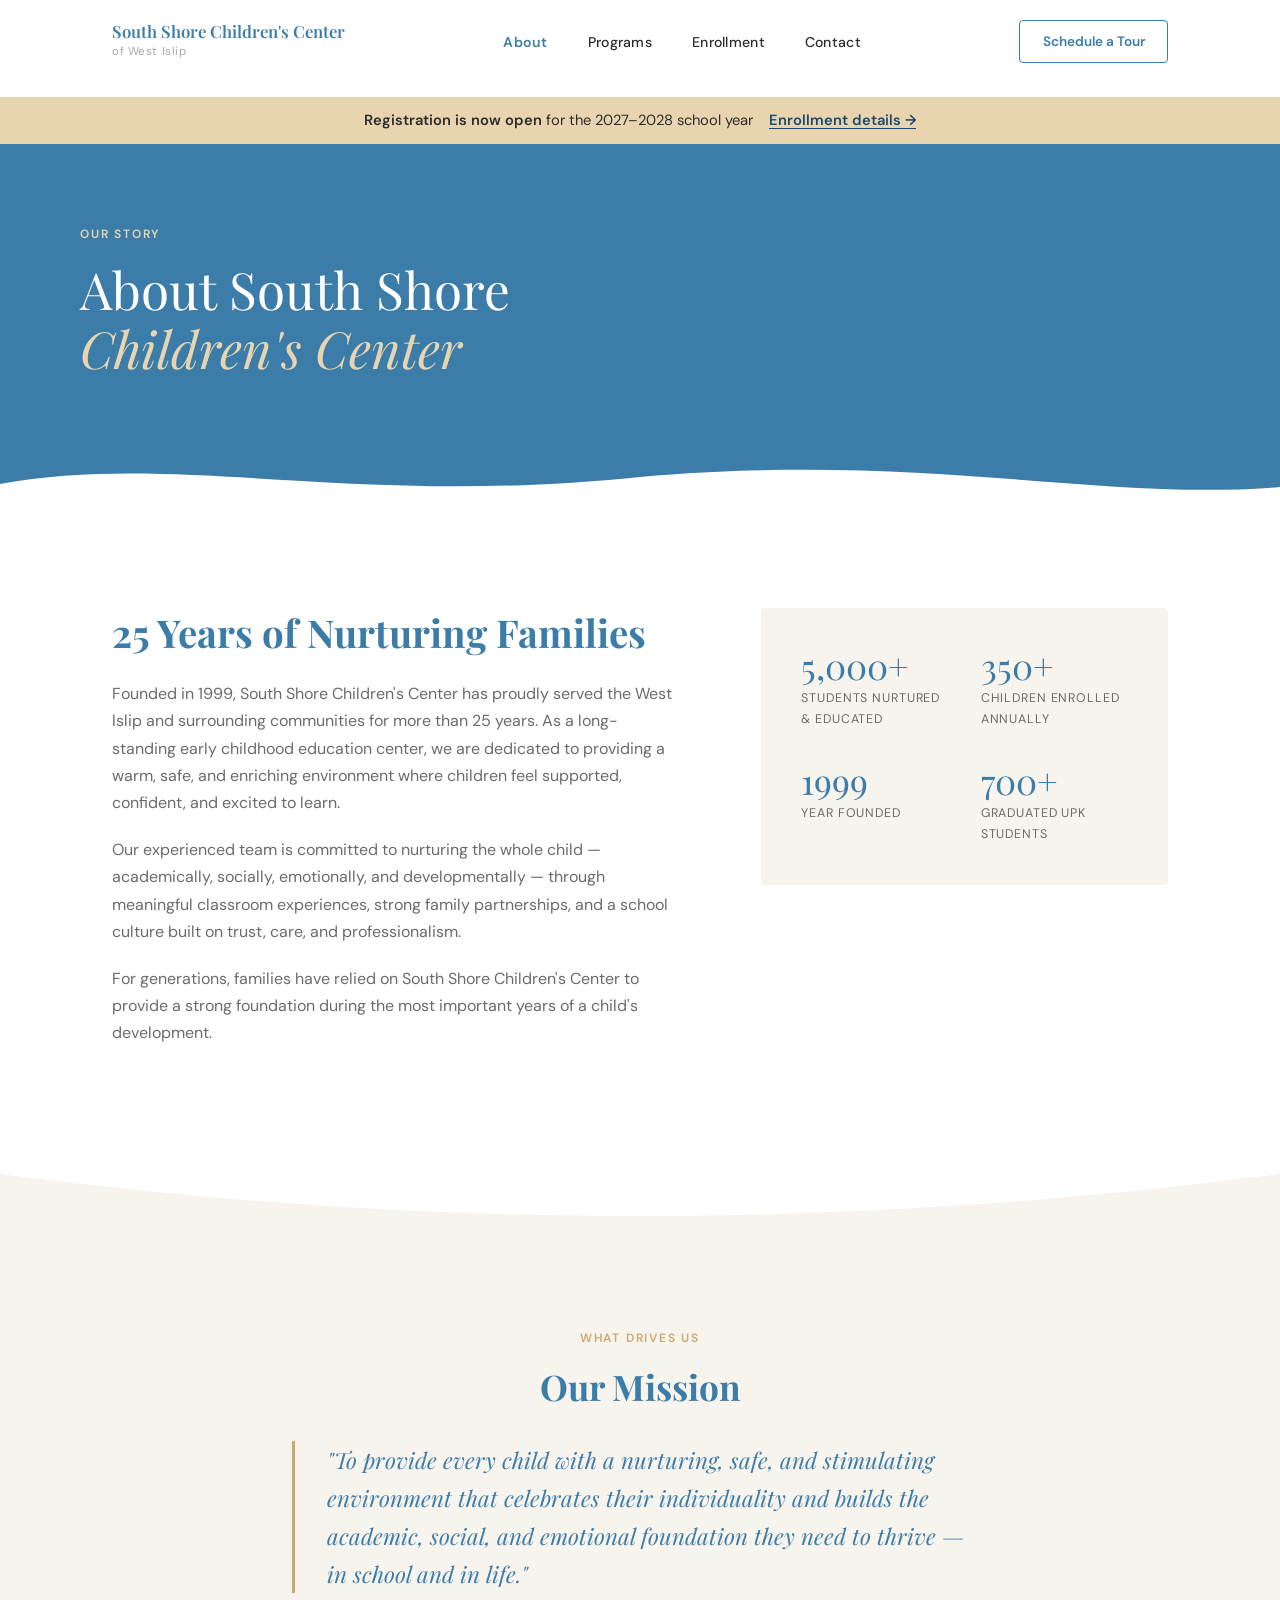
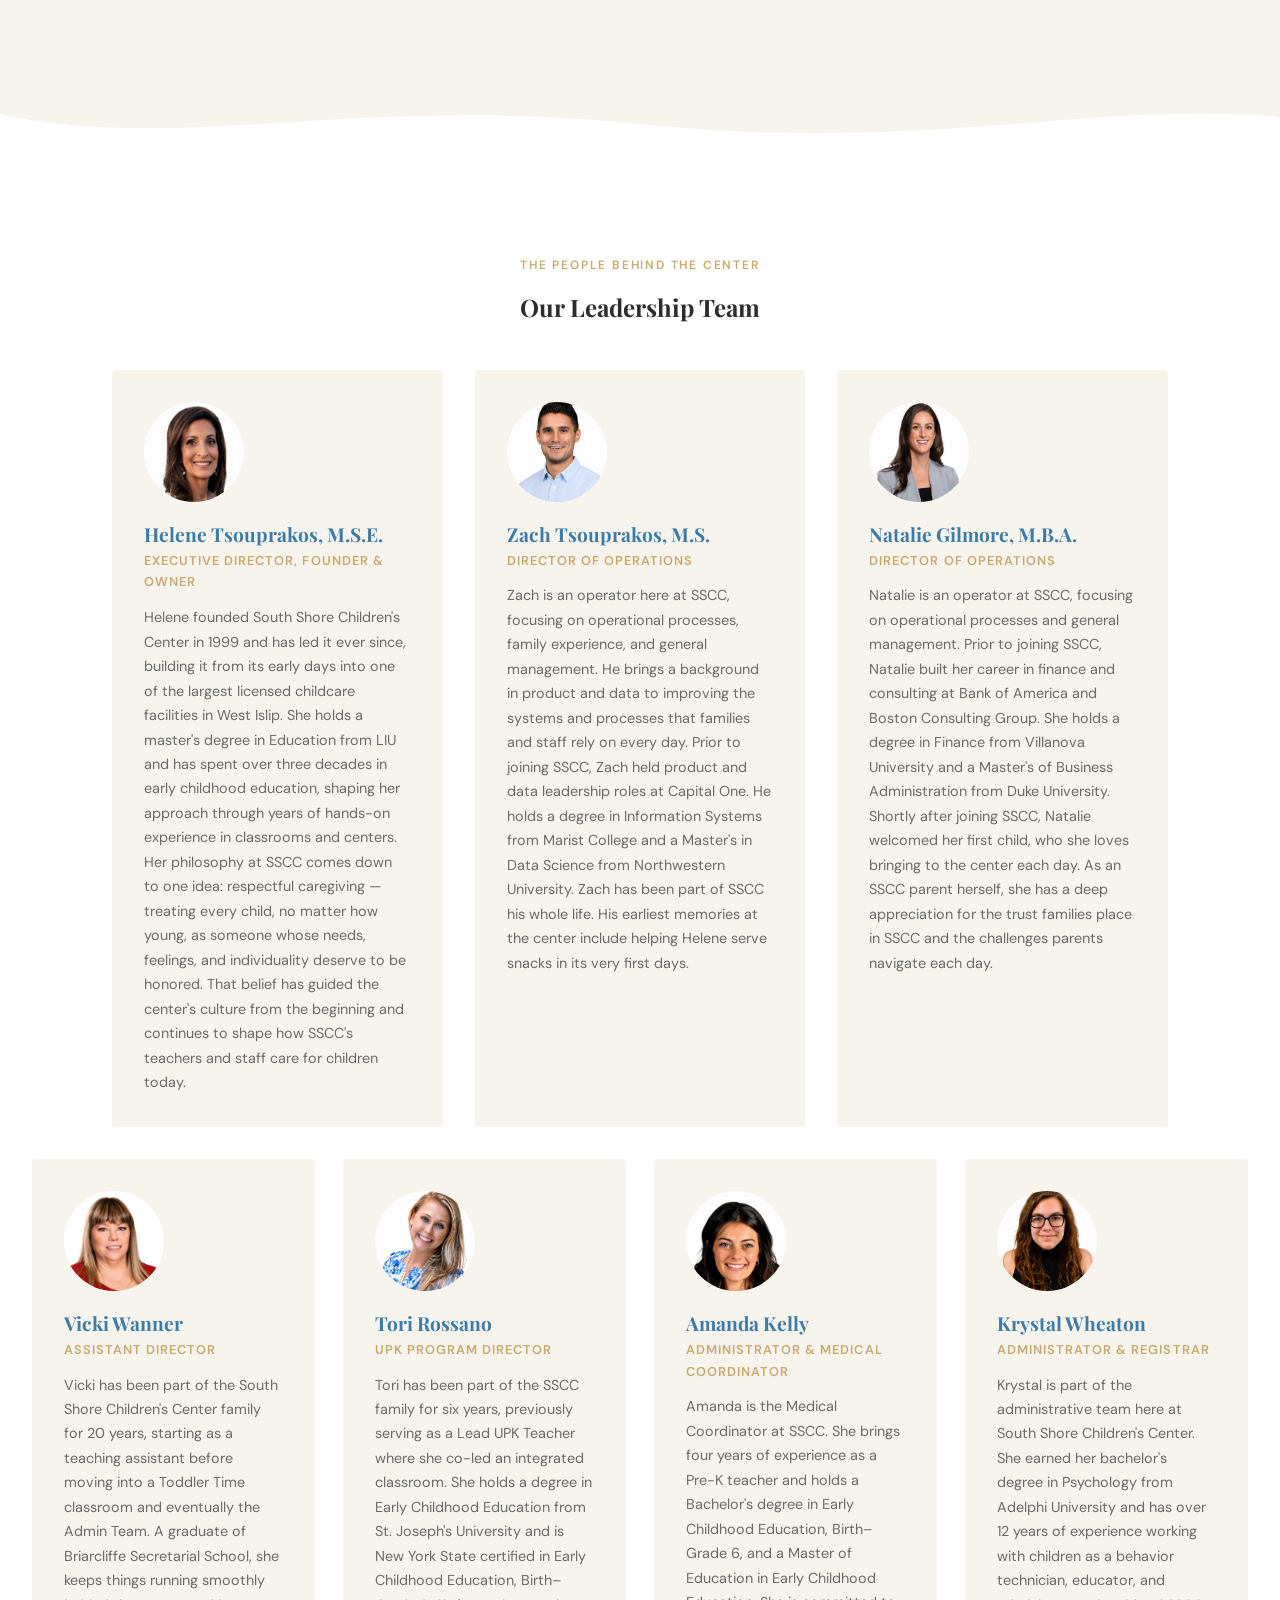
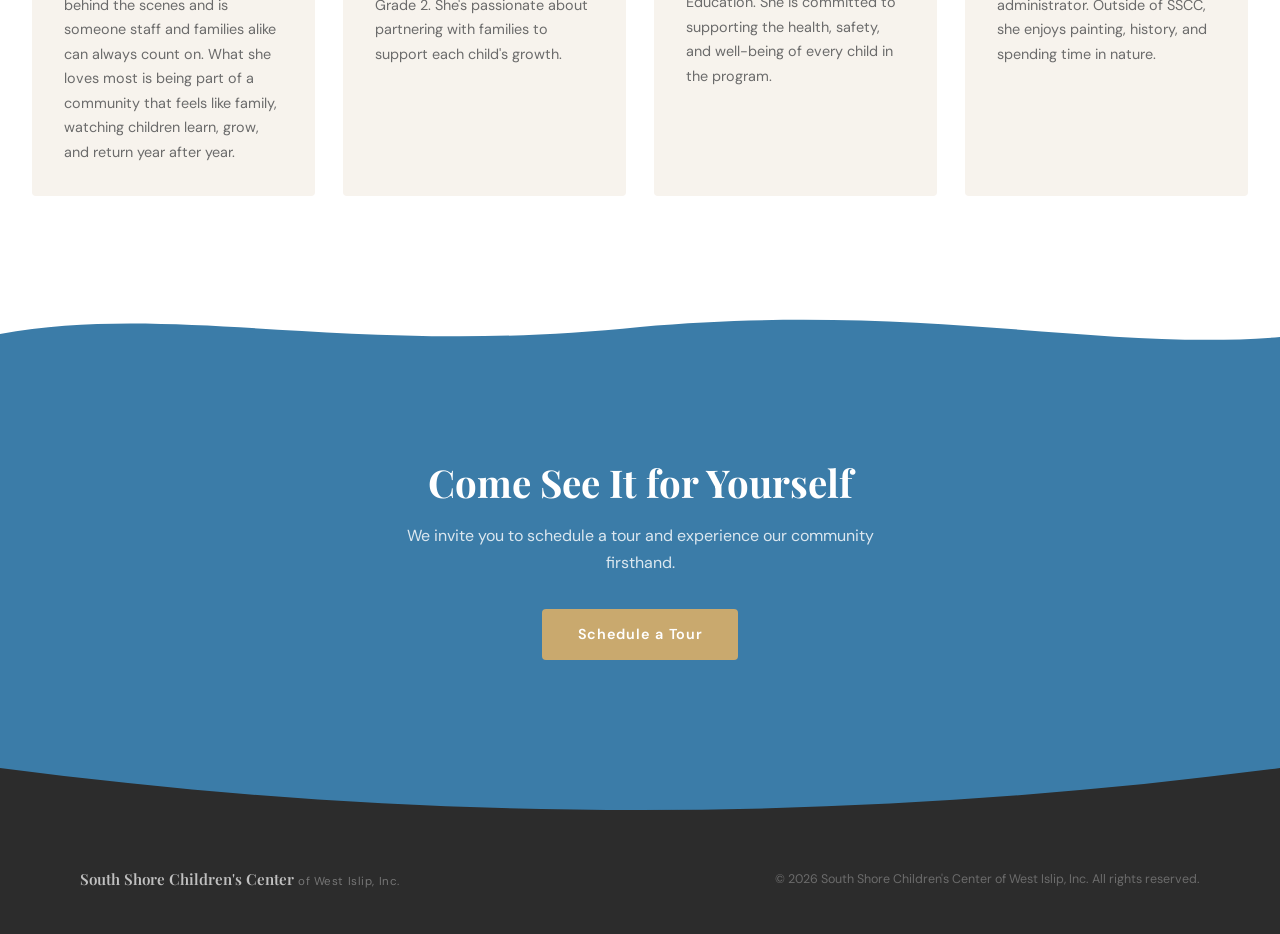
<file: about.html>
<!DOCTYPE html>
<html lang="en">
<head>
  <meta charset="UTF-8" />
  <meta name="viewport" content="width=device-width, initial-scale=1.0" />
  <title>About Us — South Shore Children's Center of West Islip</title>
  <link rel="preconnect" href="https://fonts.googleapis.com" />
  <link rel="preconnect" href="https://fonts.gstatic.com" crossorigin />
  <link href="https://fonts.googleapis.com/css2?family=Playfair+Display:ital,wght@0,400;0,600;0,700;1,400&family=DM+Sans:wght@300;400;500;600&display=swap" rel="stylesheet" />
  <link rel="icon" type="image/svg+xml" href="favicon.svg" />
  <link rel="stylesheet" href="main.css?v=8" />
</head>
<body>

  <header>
    <div class="nav-inner">
      <a href="/" class="logo">
        <span class="logo-name">South Shore Children's Center</span>
        <span class="logo-sub">of West Islip</span>
      </a>
      <nav>
        <ul>
          <li><a href="about.html" class="nav-active">About</a></li>
          <li class="has-dropdown"><a href="#" onclick="return false;">Programs</a>
            <ul class="nav-dropdown">
              <li><a href="infant-care.html">Infant Care</a></li>
              <li><a href="toddler.html">Toddler</a></li>
              <li><a href="preschool.html">Preschool</a></li>
              <li><a href="upk.html">Pre-K &amp; UPK</a></li>
              <li><a href="before-after-care.html">Before &amp; After Care</a></li>
            </ul>
          </li>
          <li><a href="enrollment.html">Enrollment</a></li>
          <li><a href="contact.html">Contact</a></li>
        </ul>
      </nav>
      <a href="contact.html" class="nav-cta">Schedule a Tour</a>
      <button class="menu-toggle" aria-label="Open menu" aria-expanded="false"><span></span><span></span><span></span></button>
    </div>
  <div class="mobile-nav" id="mobile-nav">
    <ul>
      <li><a href="about.html" class="nav-active">About</a></li>
      <li class="has-dropdown"><a href="#" onclick="return false;">Programs</a>
            <ul class="nav-dropdown">
              <li><a href="infant-care.html">Infant Care</a></li>
              <li><a href="toddler.html">Toddler</a></li>
              <li><a href="preschool.html">Preschool</a></li>
              <li><a href="upk.html">Pre-K &amp; UPK</a></li>
              <li><a href="before-after-care.html">Before &amp; After Care</a></li>
            </ul>
          </li>
      <li><a href="enrollment.html">Enrollment</a></li>
      <li><a href="contact.html">Contact</a></li>
      <li><a href="contact.html" class="mobile-nav-cta">Schedule a Tour</a></li>
    </ul>
  </div>
  <div class="nav-wave">
    <svg viewBox="0 0 1440 14" preserveAspectRatio="none" xmlns="http://www.w3.org/2000/svg" height="14"><path d="M0,0 L1440,0 L1440,4 C1080,14 360,14 0,4 Z" fill="#ffffff"/></svg>
  </div>
  </header>

  <!-- REGISTRATION BANNER -->
  <a href="enrollment.html" class="announce-bar">
    <span class="announce-text"><strong>Registration is now open</strong> for the <span class="js-school-year">2027–2028</span> school year</span>
    <span class="announce-link">Enrollment details &rarr;</span>
  </a>

  <!-- PAGE HERO -->
  <section class="page-hero">
    <div class="page-hero-content">
      <p class="eyebrow light">Our Story</p>
      <h1>About South Shore<br /><em>Children's Center</em></h1>
    </div>
  </section>

  <!-- WAVE: page hero → about story -->
  <div class="wave-wrap" style="background: #3b7ca8;">
    <svg viewBox="0 0 1440 70" preserveAspectRatio="none" xmlns="http://www.w3.org/2000/svg" height="70">
      <path d="M0,42 C200,10 400,65 720,35 C1040,10 1240,60 1440,45 L1440,70 L0,70 Z" fill="#ffffff"/>
    </svg>
  </div>

  <!-- HISTORY -->
  <section class="section">
    <div class="container about-story-grid">
      <div class="about-story-text">
        <h2>25 Years of Nurturing Families</h2>
        <p>Founded in 1999, South Shore Children's Center has proudly served the West Islip and surrounding communities for more than 25 years. As a long-standing early childhood education center, we are dedicated to providing a warm, safe, and enriching environment where children feel supported, confident, and excited to learn.</p>
        <p>Our experienced team is committed to nurturing the whole child — academically, socially, emotionally, and developmentally — through meaningful classroom experiences, strong family partnerships, and a school culture built on trust, care, and professionalism.</p>
        <p>For generations, families have relied on South Shore Children's Center to provide a strong foundation during the most important years of a child's development.</p>
      </div>
      <div class="about-story-stats">
        <div class="story-stat">
          <span class="stat-num">5,000+</span>
          <span class="stat-label">Students Nurtured &amp; Educated</span>
        </div>
        <div class="story-stat">
          <span class="stat-num">350+</span>
          <span class="stat-label">Children Enrolled Annually</span>
        </div>
        <div class="story-stat">
          <span class="stat-num">1999</span>
          <span class="stat-label">Year Founded</span>
        </div>
        <div class="story-stat">
          <span class="stat-num" id="upk-grad-count">700+</span>
          <span class="stat-label">Graduated UPK Students</span>
        </div>
      </div>
    </div>
  </section>

  <!-- WAVE: about story → mission -->
  <div class="wave-wrap" style="background: #ffffff;">
    <svg viewBox="0 0 1440 70" preserveAspectRatio="none" xmlns="http://www.w3.org/2000/svg" height="70">
      <path d="M0,12 C480,68 960,68 1440,12 L1440,70 L0,70 Z" fill="#f7f3ed"/>
    </svg>
  </div>

  <!-- MISSION -->
  <section class="section section-cream">
    <div class="container mission-block">
      <p class="eyebrow center">What Drives Us</p>
      <h2 class="center">Our Mission</h2>
      <blockquote>
        "To provide every child with a nurturing, safe, and stimulating environment that celebrates their individuality and builds the academic, social, and emotional foundation they need to thrive — in school and in life."
      </blockquote>
    </div>
  </section>

  <!-- WAVE: mission → leadership -->
  <div class="wave-wrap" style="background: #f7f3ed;">
    <svg viewBox="0 0 1440 70" preserveAspectRatio="none" xmlns="http://www.w3.org/2000/svg" height="70">
      <path d="M0,25 C200,65 400,5 720,35 C1040,65 1240,10 1440,28 L1440,70 L0,70 Z" fill="#ffffff"/>
    </svg>
  </div>

  <!-- LEADERSHIP -->
  <section class="section">
    <div class="container">
      <p class="eyebrow center">The People Behind the Center</p>
      <h2 class="center">Our Leadership Team</h2>
      <div class="team-row-3">
        <div class="team-card">
          <div class="team-photo-wrap">
            <img src="helene-tsouprakos.png" alt="Helene Tsouprakos" class="team-photo" />
          </div>
          <div class="team-info">
            <h3>Helene Tsouprakos, M.S.E.</h3>
            <p class="team-title">Executive Director, Founder &amp; Owner</p>
            <p class="team-bio">Helene founded South Shore Children's Center in 1999 and has led it ever since, building it from its early days into one of the largest licensed childcare facilities in West Islip. She holds a master's degree in Education from LIU and has spent over three decades in early childhood education, shaping her approach through years of hands-on experience in classrooms and centers. Her philosophy at SSCC comes down to one idea: respectful caregiving — treating every child, no matter how young, as someone whose needs, feelings, and individuality deserve to be honored. That belief has guided the center's culture from the beginning and continues to shape how SSCC's teachers and staff care for children today.</p>
          </div>
        </div>
        <div class="team-card">
          <div class="team-photo-wrap">
            <img src="zach-tsouprakos.png" alt="Zach Tsouprakos" class="team-photo" />
          </div>
          <div class="team-info">
            <h3>Zach Tsouprakos, M.S.</h3>
            <p class="team-title">Director of Operations</p>
            <p class="team-bio">Zach is an operator here at SSCC, focusing on operational processes, family experience, and general management. He brings a background in product and data to improving the systems and processes that families and staff rely on every day. Prior to joining SSCC, Zach held product and data leadership roles at Capital One. He holds a degree in Information Systems from Marist College and a Master's in Data Science from Northwestern University. Zach has been part of SSCC his whole life. His earliest memories at the center include helping Helene serve snacks in its very first days.</p>
          </div>
        </div>
        <div class="team-card">
          <div class="team-photo-wrap">
            <img src="natalie-gilmore.png" alt="Natalie Gilmore" class="team-photo" />
          </div>
          <div class="team-info">
            <h3>Natalie Gilmore, M.B.A.</h3>
            <p class="team-title">Director of Operations</p>
            <p class="team-bio">Natalie is an operator at SSCC, focusing on operational processes and general management. Prior to joining SSCC, Natalie built her career in finance and consulting at Bank of America and Boston Consulting Group. She holds a degree in Finance from Villanova University and a Master's of Business Administration from Duke University. Shortly after joining SSCC, Natalie welcomed her first child, who she loves bringing to the center each day. As an SSCC parent herself, she has a deep appreciation for the trust families place in SSCC and the challenges parents navigate each day.</p>
          </div>
        </div>
      </div>

      </div><div class="team-row-4-wrap"><div class="team-row-4">
        <div class="team-card">
          <div class="team-photo-wrap">
            <img src="vicki-wanner.jpg" alt="Vicki Wanner" class="team-photo" />
          </div>
          <div class="team-info">
            <h3>Vicki Wanner</h3>
            <p class="team-title">Assistant Director</p>
            <p class="team-bio">Vicki has been part of the South Shore Children's Center family for 20 years, starting as a teaching assistant before moving into a Toddler Time classroom and eventually the Admin Team. A graduate of Briarcliffe Secretarial School, she keeps things running smoothly behind the scenes and is someone staff and families alike can always count on. What she loves most is being part of a community that feels like family, watching children learn, grow, and return year after year.</p>
          </div>
        </div>
        <div class="team-card">
          <div class="team-photo-wrap">
            <img src="tori-rossano.png" alt="Tori Rossano" class="team-photo" />
          </div>
          <div class="team-info">
            <h3>Tori Rossano</h3>
            <p class="team-title">UPK Program Director</p>
            <p class="team-bio">Tori has been part of the SSCC family for six years, previously serving as a Lead UPK Teacher where she co-led an integrated classroom. She holds a degree in Early Childhood Education from St. Joseph's University and is New York State certified in Early Childhood Education, Birth–Grade 2. She's passionate about partnering with families to support each child's growth.</p>
          </div>
        </div>
        <div class="team-card">
          <div class="team-photo-wrap">
            <img src="amanda-kelly.png" alt="Amanda Kelly" class="team-photo" />
          </div>
          <div class="team-info">
            <h3>Amanda Kelly</h3>
            <p class="team-title">Administrator &amp; Medical Coordinator</p>
            <p class="team-bio">Amanda is the Medical Coordinator at SSCC. She brings four years of experience as a Pre-K teacher and holds a Bachelor's degree in Early Childhood Education, Birth–Grade 6, and a Master of Education in Early Childhood Education. She is committed to supporting the health, safety, and well-being of every child in the program.</p>
          </div>
        </div>
        <div class="team-card">
          <div class="team-photo-wrap">
            <img src="krystal-wheaton.png" alt="Krystal Wheaton" class="team-photo" />
          </div>
          <div class="team-info">
            <h3>Krystal Wheaton</h3>
            <p class="team-title">Administrator &amp; Registrar</p>
            <p class="team-bio">Krystal is part of the administrative team here at South Shore Children's Center. She earned her bachelor's degree in Psychology from Adelphi University and has over 12 years of experience working with children as a behavior technician, educator, and administrator. Outside of SSCC, she enjoys painting, history, and spending time in nature.</p>
          </div>
        </div>
      </div>
    </div>
  </section>

  <!-- WAVE: leadership → cta -->
  <div class="wave-wrap" style="background: #ffffff;">
    <svg viewBox="0 0 1440 70" preserveAspectRatio="none" xmlns="http://www.w3.org/2000/svg" height="70">
      <path d="M0,42 C200,10 400,65 720,35 C1040,10 1240,60 1440,45 L1440,70 L0,70 Z" fill="#3b7ca8"/>
    </svg>
  </div>

  <!-- CTA -->
  <section class="section section-green">
    <div class="container cta-block">
      <h2>Come See It for Yourself</h2>
      <p>We invite you to schedule a tour and experience our community firsthand.</p>
      <a href="contact.html" class="btn btn-sand">Schedule a Tour</a>
    </div>
  </section>

  <!-- WAVE: cta → footer -->
  <div class="wave-wrap" style="background: #3b7ca8;">
    <svg viewBox="0 0 1440 70" preserveAspectRatio="none" xmlns="http://www.w3.org/2000/svg" height="70">
      <path d="M0,12 C480,68 960,68 1440,12 L1440,70 L0,70 Z" fill="#2c2c2c"/>
    </svg>
  </div>

  <footer>
    <div class="footer-inner">
      <div class="footer-brand">
        <span class="logo-name">South Shore Children's Center</span>
        <span class="logo-sub">of West Islip, Inc.</span>
      </div>
      <p class="footer-copy">© <script>document.write(new Date().getFullYear())</script> South Shore Children's Center of West Islip, Inc. All rights reserved.</p>
    </div>
  </footer>

  <script>
    (function(){
      var el = document.getElementById('upk-grad-count');
      if (!el) return;
      var now = new Date(), count = 0;
      for (var y = 2027; y <= now.getFullYear(); y++) {
        if (new Date(y, 5, 1) <= now) count++;
      }
      el.textContent = (700 + count * 250) + '+';
    })();
  </script>
  <script>
    (function(){
      var t=document.querySelector('.menu-toggle'),n=document.getElementById('mobile-nav');
      if(!t||!n)return;
      t.addEventListener('click',function(){
        t.classList.toggle('open');n.classList.toggle('open');
        t.setAttribute('aria-expanded',n.classList.contains('open'));
      });
      n.querySelectorAll('a').forEach(function(a){
        a.addEventListener('click',function(){
          t.classList.remove('open');n.classList.remove('open');
          t.setAttribute('aria-expanded','false');
        });
      });
      // Mobile Programs dropdown toggle
      var ddTrigger = n.querySelector('.has-mobile-dropdown > a');
      if(ddTrigger){
        ddTrigger.addEventListener('click',function(e){
          var li = ddTrigger.closest('.has-mobile-dropdown');
          var sub = li.querySelector('.mobile-sub');
          if(sub){
            e.preventDefault();
            li.classList.toggle('open');
            sub.classList.toggle('open');
          }
        });
      }
    })();
  </script>
<script src="dropdown.js"></script>
<script src="school-year.js"></script>
</body>
</html>
</file>
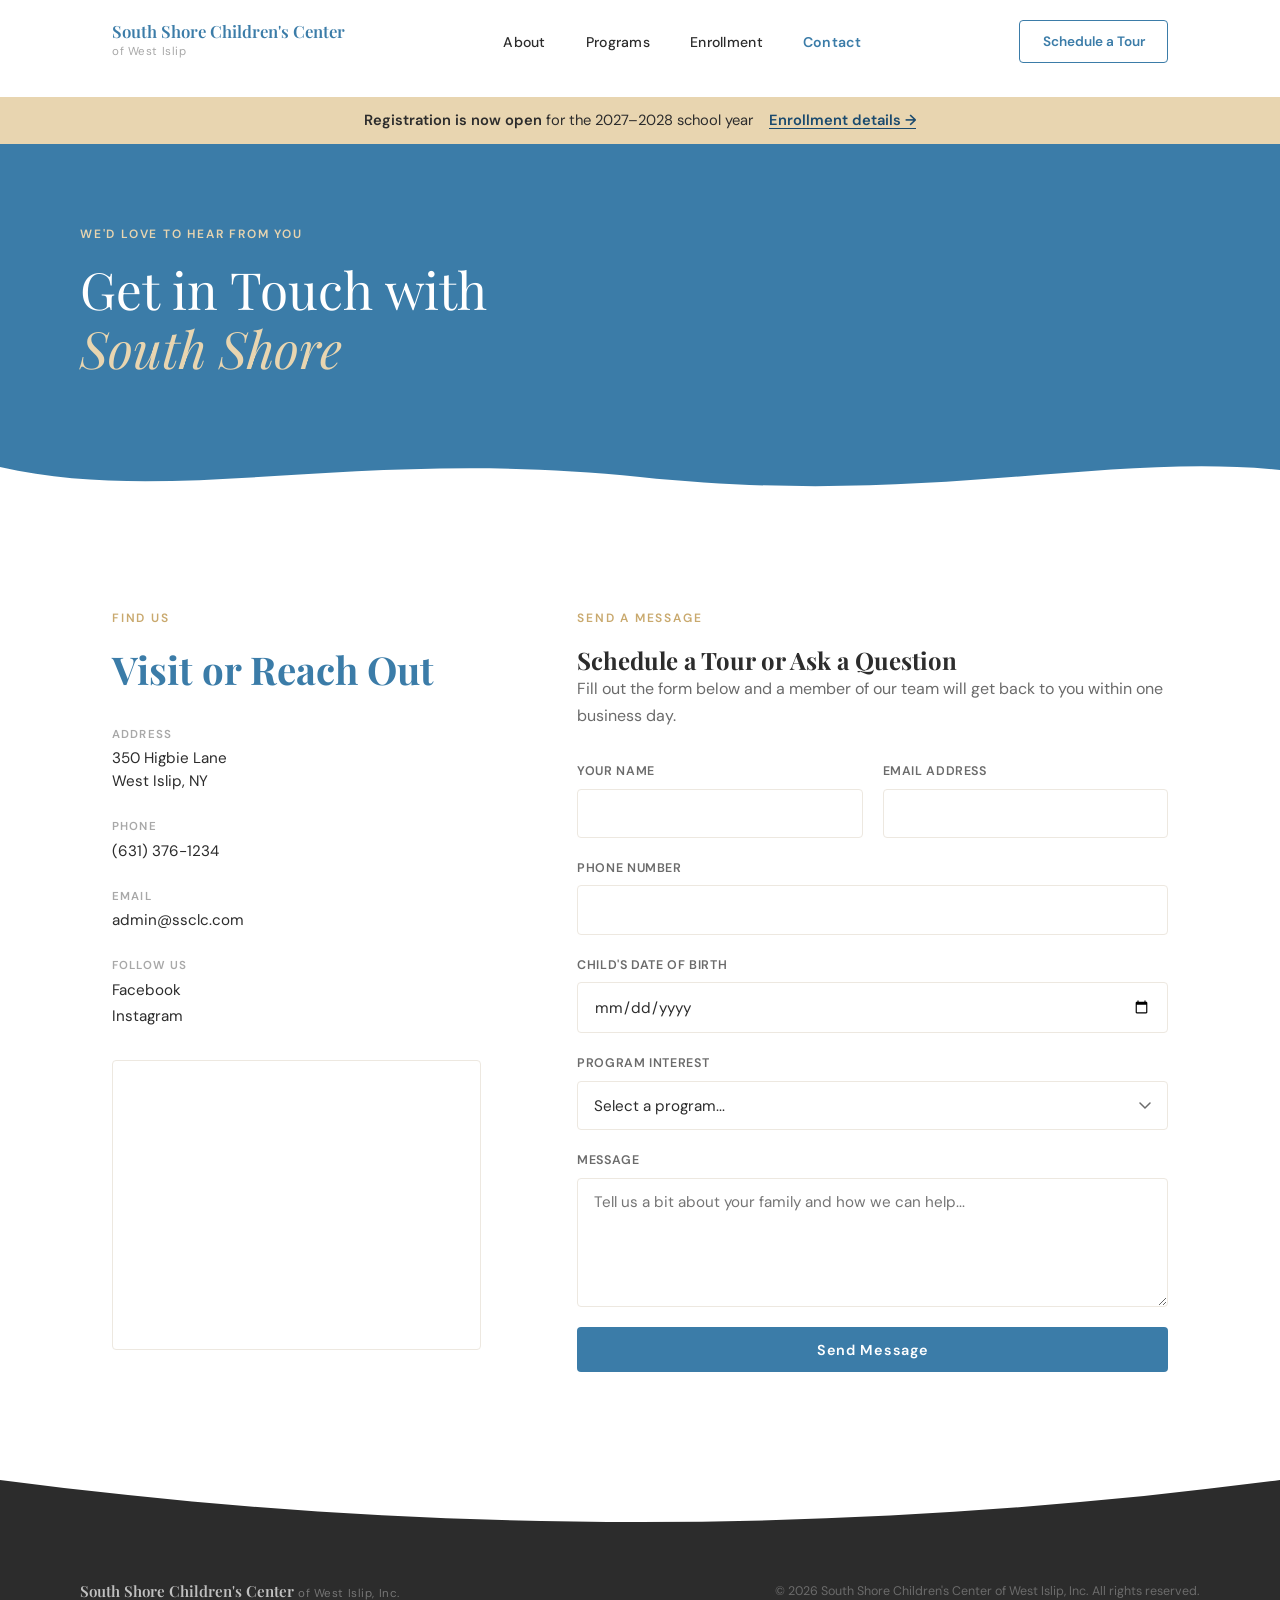
<file: contact.html>
<!DOCTYPE html>
<html lang="en">
<head>
  <meta charset="UTF-8" />
  <meta name="viewport" content="width=device-width, initial-scale=1.0" />
  <title>Contact — South Shore Children's Center of West Islip</title>
  <link rel="preconnect" href="https://fonts.googleapis.com" />
  <link rel="preconnect" href="https://fonts.gstatic.com" crossorigin />
  <link href="https://fonts.googleapis.com/css2?family=Playfair+Display:ital,wght@0,400;0,600;0,700;1,400&family=DM+Sans:wght@300;400;500;600&display=swap" rel="stylesheet" />
  <link rel="icon" type="image/svg+xml" href="favicon.svg" />
  <link rel="stylesheet" href="main.css?v=8" />
</head>
<body>

  <header>
    <div class="nav-inner">
      <a href="/" class="logo">
        <span class="logo-name">South Shore Children's Center</span>
        <span class="logo-sub">of West Islip</span>
      </a>
      <nav>
        <ul>
          <li><a href="about.html">About</a></li>
          <li class="has-dropdown"><a href="#" onclick="return false;">Programs</a>
            <ul class="nav-dropdown">
              <li><a href="infant-care.html">Infant Care</a></li>
              <li><a href="toddler.html">Toddler</a></li>
              <li><a href="preschool.html">Preschool</a></li>
              <li><a href="upk.html">Pre-K &amp; UPK</a></li>
              <li><a href="before-after-care.html">Before &amp; After Care</a></li>
            </ul>
          </li>
          <li><a href="enrollment.html">Enrollment</a></li>
          <li><a href="contact.html" class="nav-active">Contact</a></li>
        </ul>
      </nav>
      <a href="contact.html" class="nav-cta">Schedule a Tour</a>
      <button class="menu-toggle" aria-label="Open menu" aria-expanded="false"><span></span><span></span><span></span></button>
    </div>
  <div class="mobile-nav" id="mobile-nav">
    <ul>
      <li><a href="about.html">About</a></li>
      <li class="has-dropdown"><a href="#" onclick="return false;">Programs</a>
            <ul class="nav-dropdown">
              <li><a href="infant-care.html">Infant Care</a></li>
              <li><a href="toddler.html">Toddler</a></li>
              <li><a href="preschool.html">Preschool</a></li>
              <li><a href="upk.html">Pre-K &amp; UPK</a></li>
              <li><a href="before-after-care.html">Before &amp; After Care</a></li>
            </ul>
          </li>
      <li><a href="enrollment.html">Enrollment</a></li>
      <li><a href="contact.html" class="nav-active">Contact</a></li>
      <li><a href="contact.html" class="mobile-nav-cta">Schedule a Tour</a></li>
    </ul>
  </div>
  <div class="nav-wave">
    <svg viewBox="0 0 1440 14" preserveAspectRatio="none" xmlns="http://www.w3.org/2000/svg" height="14"><path d="M0,0 L1440,0 L1440,4 C1080,14 360,14 0,4 Z" fill="#ffffff"/></svg>
  </div>
  </header>

  <!-- REGISTRATION BANNER -->
  <a href="enrollment.html" class="announce-bar">
    <span class="announce-text"><strong>Registration is now open</strong> for the <span class="js-school-year">2027–2028</span> school year</span>
    <span class="announce-link">Enrollment details &rarr;</span>
  </a>

  <!-- PAGE HERO -->
  <section class="page-hero">
    <div class="page-hero-content">
      <p class="eyebrow light">We'd Love to Hear From You</p>
      <h1>Get in Touch with<br /><em>South Shore</em></h1>
    </div>
  </section>

  <!-- WAVE: page hero → contact form -->
  <div class="wave-wrap" style="background: #3b7ca8;">
    <svg viewBox="0 0 1440 70" preserveAspectRatio="none" xmlns="http://www.w3.org/2000/svg" height="70">
      <path d="M0,25 C200,65 400,5 720,35 C1040,65 1240,10 1440,28 L1440,70 L0,70 Z" fill="#ffffff"/>
    </svg>
  </div>

  <!-- CONTACT CONTENT -->
  <section class="section">
    <div class="container contact-grid">
      <div class="contact-info">
        <p class="eyebrow">Find Us</p>
        <h2>Visit or Reach Out</h2>
        <div class="contact-details">
          <div class="contact-detail">
            <span class="detail-label">Address</span>
            <span>350 Higbie Lane<br />West Islip, NY</span>
          </div>
          <div class="contact-detail">
            <span class="detail-label">Phone</span>
            <a href="tel:6313761234">(631) 376-1234</a>
          </div>
          <div class="contact-detail">
            <span class="detail-label">Email</span>
            <a href="mailto:admin@ssclc.com">admin@ssclc.com</a>
          </div>
          <div class="contact-detail">
            <span class="detail-label">Follow Us</span>
            <a href="https://www.facebook.com/p/South-Shore-Childrens-Center-of-West-Islip-Inc-100063511602682/" target="_blank">Facebook</a>
            <a href="https://www.instagram.com/sscc.westislip/" target="_blank">Instagram</a>
          </div>
        </div>

        <div class="map-embed">
          <iframe
            src="https://maps.google.com/maps?q=350+Higbie+Lane,+West+Islip,+NY+11795&output=embed"
            width="100%"
            height="280"
            style="border:0; border-radius: 4px;"
            allowfullscreen=""
            loading="lazy"
            referrerpolicy="no-referrer-when-downgrade"
            title="South Shore Children's Center location">
          </iframe>
        </div>
      </div>

      <div>
        <p class="eyebrow">Send a Message</p>
        <h2>Schedule a Tour or Ask a Question</h2>
        <p style="color:var(--gray);margin-bottom:2rem;">Fill out the form below and a member of our team will get back to you within one business day.</p>
        <div id="form-success" class="form-success-banner" style="display:none;">
          <div class="form-success-icon">✓</div>
          <div>
            <strong>Message sent successfully!</strong>
            <p>Thank you for reaching out. A member of our team will be in touch within one business day.</p>
          </div>
        </div>

        <div id="form-error" class="form-error-banner" style="display:none;">
          <strong>Something went wrong.</strong> Please try again or call us at <a href="tel:6313761234">(631) 376-1234</a>.
        </div>

        <form class="contact-form" id="contact-form" novalidate>
          <div class="form-row">
            <div class="form-group">
              <label for="name">Your Name</label>
              <input type="text" id="name" name="name" required />
              <span class="field-error">Please enter your name.</span>
            </div>
            <div class="form-group">
              <label for="email">Email Address</label>
              <input type="email" id="email" name="email" required />
              <span class="field-error">Please enter a valid email address.</span>
            </div>
          </div>
          <div class="form-group">
            <label for="phone">Phone Number</label>
            <input type="tel" id="phone" name="phone" />
          </div>
          <div class="form-group">
            <label for="dob">Child's Date of Birth</label>
            <input type="date" id="dob" name="dob" />
          </div>
          <div class="form-group">
            <label for="program">Program Interest</label>
            <select id="program" name="program">
              <option value="">Select a program...</option>
              <option value="infants-full-day">Infants – Full Day</option>
              <option value="toddler-half-day">Toddler – Half Day</option>
              <option value="toddler-full-day">Toddler – Full Day</option>
              <option value="preschool-half-day">Preschool – Half Day</option>
              <option value="preschool-full-day">Preschool – Full Day</option>
              <option value="prek-full-day">Pre-K – Full Day</option>
              <option value="upk">Universal Pre-K</option>
              <option value="upk-extended">Universal Pre-K Extended Day</option>
              <option value="before-after-care">School Age Before &amp; After Care</option>
              <option value="summer-camp">Summer Camp</option>
            </select>
          </div>

          <div class="form-group">
            <label for="message">Message</label>
            <textarea id="message" name="message" rows="5" placeholder="Tell us a bit about your family and how we can help..."></textarea>
          </div>
          <button type="submit" class="btn btn-primary" id="submit-btn">
            <span id="btn-text">Send Message</span>
            <span id="btn-spinner" style="display:none;">Sending…</span>
          </button>
        </form>
      </div>
    </div>
  </section>

  <script>
    (function(){
      var t=document.querySelector('.menu-toggle'),n=document.getElementById('mobile-nav');
      if(!t||!n)return;
      t.addEventListener('click',function(){
        t.classList.toggle('open');n.classList.toggle('open');
        t.setAttribute('aria-expanded',n.classList.contains('open'));
      });
      n.querySelectorAll('a').forEach(function(a){
        a.addEventListener('click',function(){
          t.classList.remove('open');n.classList.remove('open');
          t.setAttribute('aria-expanded','false');
        });
      });
      // Mobile Programs dropdown toggle
      var ddTrigger = n.querySelector('.has-mobile-dropdown > a');
      if(ddTrigger){
        ddTrigger.addEventListener('click',function(e){
          var li = ddTrigger.closest('.has-mobile-dropdown');
          var sub = li.querySelector('.mobile-sub');
          if(sub){
            e.preventDefault();
            li.classList.toggle('open');
            sub.classList.toggle('open');
          }
        });
      }
    })();
  </script>
  <script>
    const form = document.getElementById('contact-form');
    const submitBtn = document.getElementById('submit-btn');
    const btnText = document.getElementById('btn-text');
    const btnSpinner = document.getElementById('btn-spinner');
    const successBanner = document.getElementById('form-success');
    const errorBanner = document.getElementById('form-error');

    form.addEventListener('submit', async function(e) {
      e.preventDefault();

      // Client-side validation
      let valid = true;
      const nameInput = document.getElementById('name');
      const emailInput = document.getElementById('email');

      form.querySelectorAll('.form-group').forEach(g => g.classList.remove('has-error'));

      if (!nameInput.value.trim()) {
        nameInput.closest('.form-group').classList.add('has-error');
        valid = false;
      }
      if (!emailInput.value.trim() || !emailInput.validity.valid) {
        emailInput.closest('.form-group').classList.add('has-error');
        valid = false;
      }
      if (!valid) return;

      // Submit state
      btnText.style.display = 'none';
      btnSpinner.style.display = 'inline';
      submitBtn.disabled = true;
      errorBanner.style.display = 'none';

      try {
        const programSelect = document.getElementById('program');
        const programText = programSelect.value
          ? programSelect.options[programSelect.selectedIndex].text
          : 'General Inquiry';
        const data = new FormData(form);
        data.append('_subject', `New Inquiry — ${programText}`);
        const response = await fetch('https://formspree.io/f/xgobwjdp', {
          method: 'POST',
          body: data,
          headers: { 'Accept': 'application/json' }
        });

        if (response.ok) {
          form.reset();
          form.style.display = 'none';
          successBanner.style.display = 'flex';
          successBanner.scrollIntoView({ behavior: 'smooth', block: 'center' });
        } else {
          throw new Error('Server error');
        }
      } catch (err) {
        errorBanner.style.display = 'block';
        requestAnimationFrame(() => errorBanner.scrollIntoView({ behavior: 'smooth', block: 'center' }));
        btnText.style.display = 'inline';
        btnSpinner.style.display = 'none';
        submitBtn.disabled = false;
      }
    });
  </script>

  <!-- WAVE: contact form → footer -->
  <div class="wave-wrap" style="background: #ffffff;">
    <svg viewBox="0 0 1440 70" preserveAspectRatio="none" xmlns="http://www.w3.org/2000/svg" height="70">
      <path d="M0,12 C480,68 960,68 1440,12 L1440,70 L0,70 Z" fill="#2c2c2c"/>
    </svg>
  </div>

  <footer>
    <div class="footer-inner">
      <div class="footer-brand">
        <span class="logo-name">South Shore Children's Center</span>
        <span class="logo-sub">of West Islip, Inc.</span>
      </div>
      <p class="footer-copy">© <script>document.write(new Date().getFullYear())</script> South Shore Children's Center of West Islip, Inc. All rights reserved.</p>
    </div>
  </footer>

<script src="dropdown.js"></script>
<script src="school-year.js"></script>
</body>
</html>
</file>
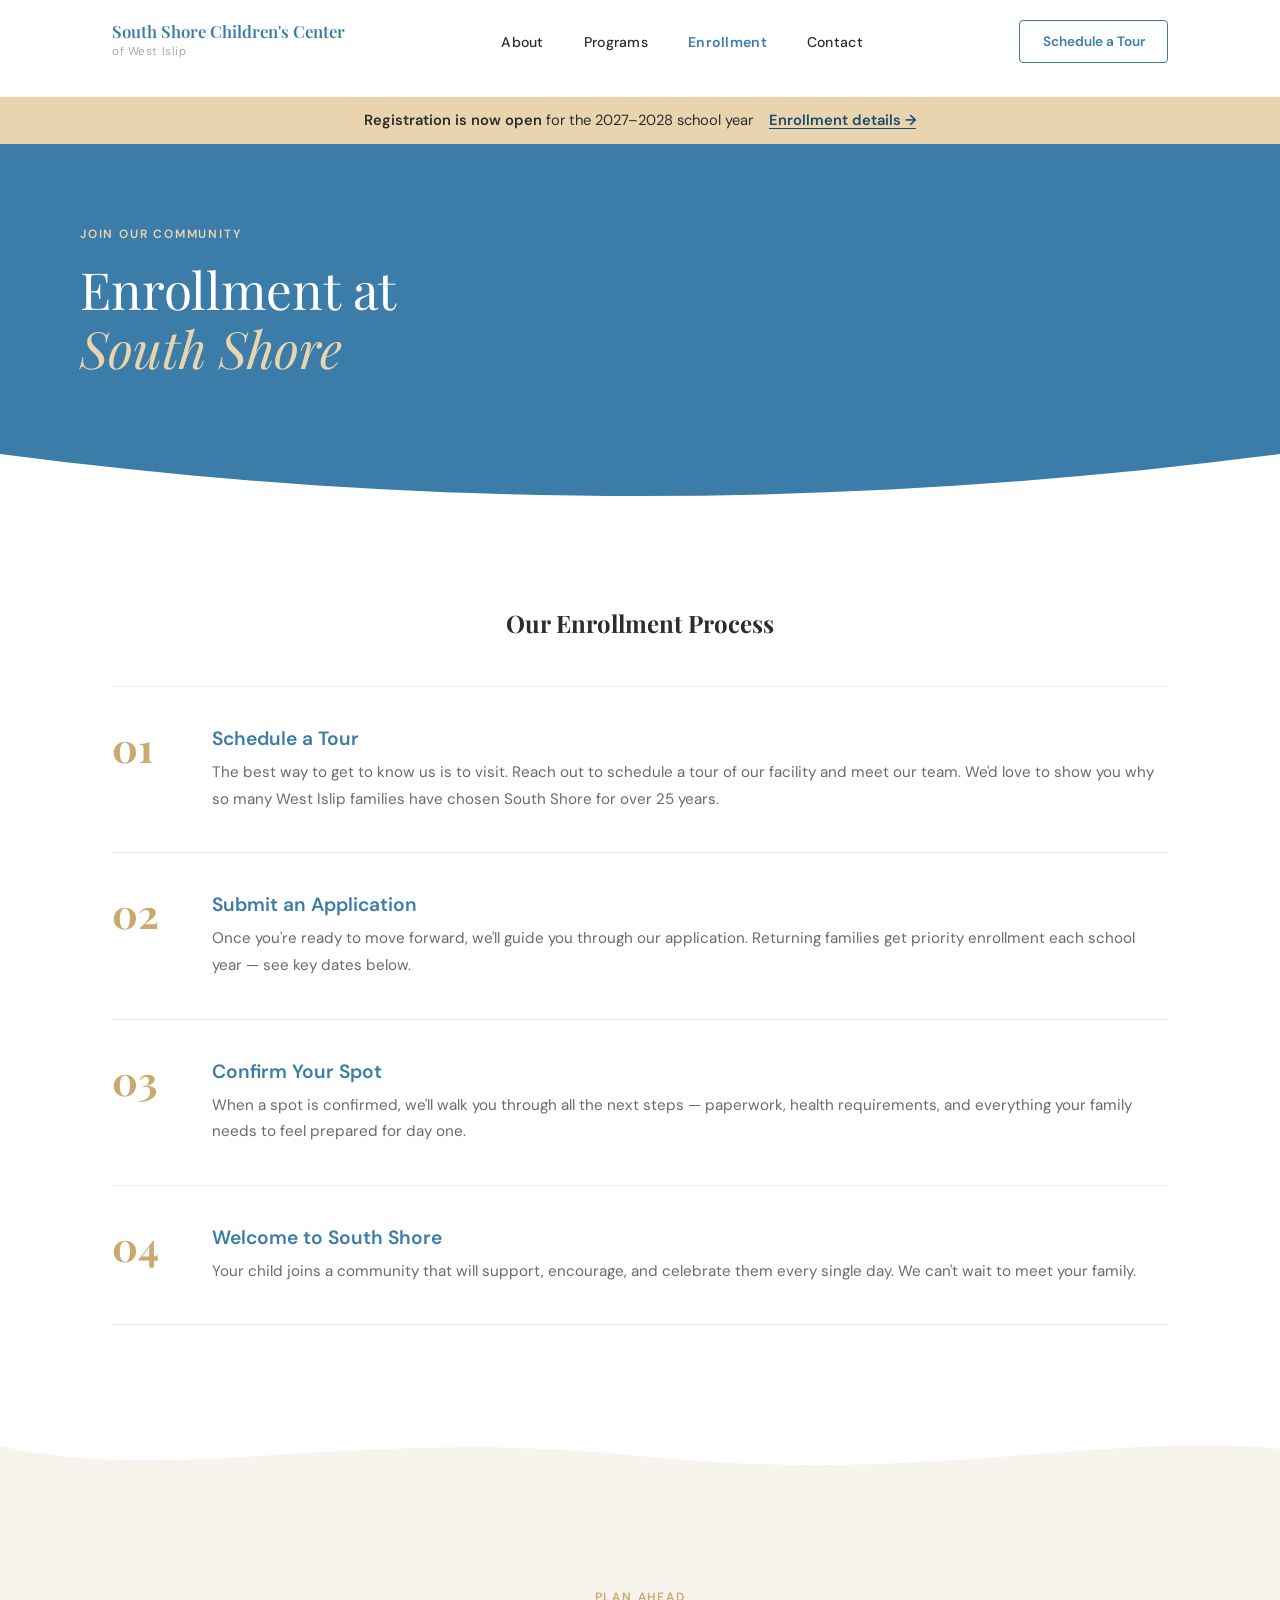
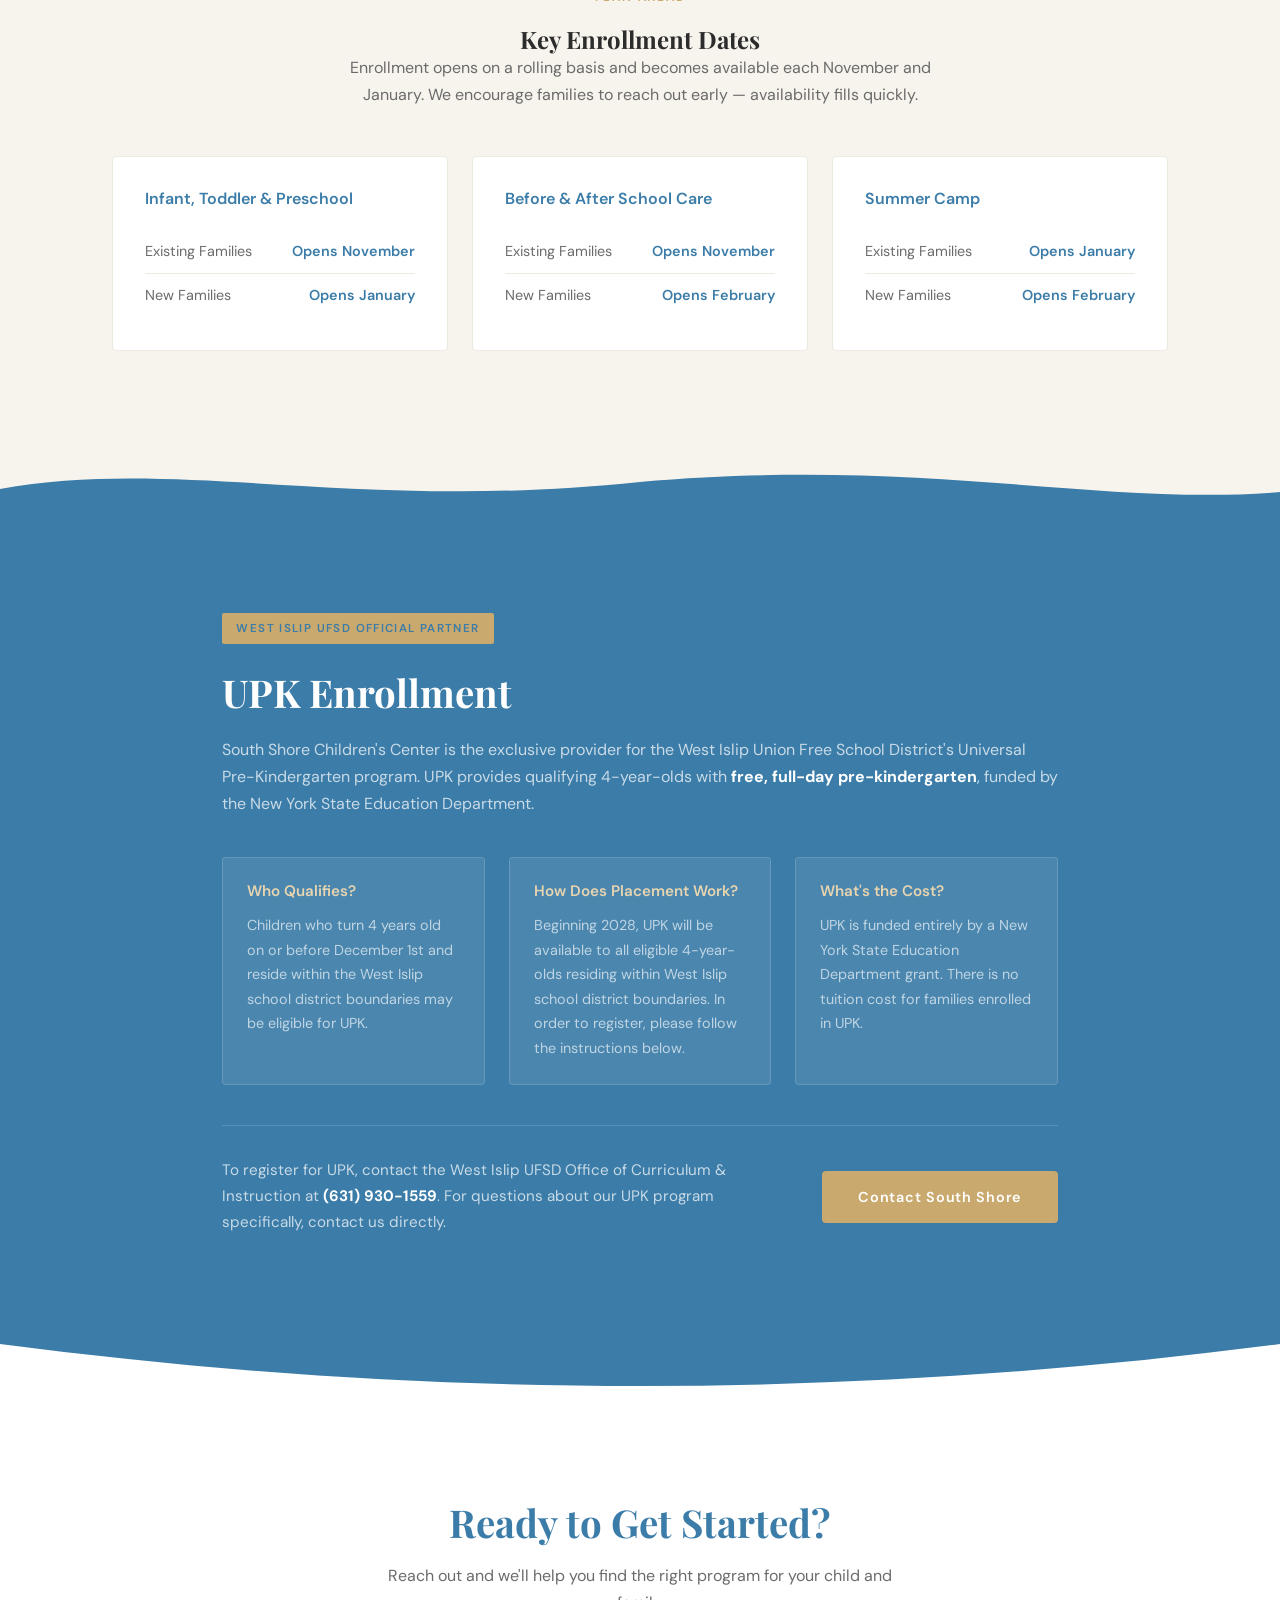
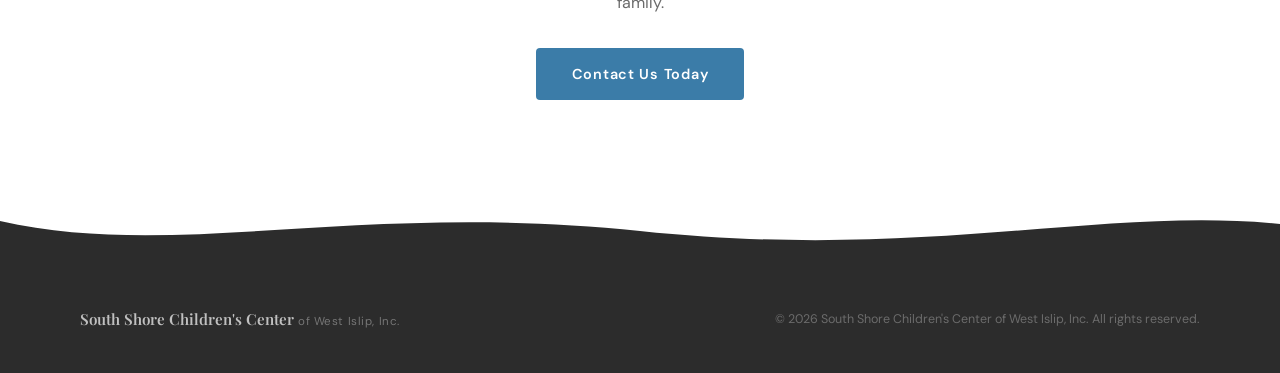
<file: enrollment.html>
<!DOCTYPE html>
<html lang="en">
<head>
  <meta charset="UTF-8" />
  <meta name="viewport" content="width=device-width, initial-scale=1.0" />
  <title>Enrollment — South Shore Children's Center of West Islip</title>
  <link rel="preconnect" href="https://fonts.googleapis.com" />
  <link rel="preconnect" href="https://fonts.gstatic.com" crossorigin />
  <link href="https://fonts.googleapis.com/css2?family=Playfair+Display:ital,wght@0,400;0,600;0,700;1,400&family=DM+Sans:wght@300;400;500;600&display=swap" rel="stylesheet" />
  <link rel="icon" type="image/svg+xml" href="favicon.svg" />
  <link rel="stylesheet" href="main.css?v=8" />
</head>
<body>

  <header>
    <div class="nav-inner">
      <a href="/" class="logo">
        <span class="logo-name">South Shore Children's Center</span>
        <span class="logo-sub">of West Islip</span>
      </a>
      <nav>
        <ul>
          <li><a href="about.html">About</a></li>
          <li class="has-dropdown"><a href="#" onclick="return false;">Programs</a>
            <ul class="nav-dropdown">
              <li><a href="infant-care.html">Infant Care</a></li>
              <li><a href="toddler.html">Toddler</a></li>
              <li><a href="preschool.html">Preschool</a></li>
              <li><a href="upk.html">Pre-K &amp; UPK</a></li>
              <li><a href="before-after-care.html">Before &amp; After Care</a></li>
            </ul>
          </li>
          <li><a href="enrollment.html" class="nav-active">Enrollment</a></li>
          <li><a href="contact.html">Contact</a></li>
        </ul>
      </nav>
      <a href="contact.html" class="nav-cta">Schedule a Tour</a>
      <button class="menu-toggle" aria-label="Open menu" aria-expanded="false"><span></span><span></span><span></span></button>
    </div>
  <div class="mobile-nav" id="mobile-nav">
    <ul>
      <li><a href="about.html">About</a></li>
      <li class="has-dropdown"><a href="#" onclick="return false;">Programs</a>
            <ul class="nav-dropdown">
              <li><a href="infant-care.html">Infant Care</a></li>
              <li><a href="toddler.html">Toddler</a></li>
              <li><a href="preschool.html">Preschool</a></li>
              <li><a href="upk.html">Pre-K &amp; UPK</a></li>
              <li><a href="before-after-care.html">Before &amp; After Care</a></li>
            </ul>
          </li>
      <li><a href="enrollment.html" class="nav-active">Enrollment</a></li>
      <li><a href="contact.html">Contact</a></li>
      <li><a href="contact.html" class="mobile-nav-cta">Schedule a Tour</a></li>
    </ul>
  </div>
  <div class="nav-wave">
    <svg viewBox="0 0 1440 14" preserveAspectRatio="none" xmlns="http://www.w3.org/2000/svg" height="14"><path d="M0,0 L1440,0 L1440,4 C1080,14 360,14 0,4 Z" fill="#ffffff"/></svg>
  </div>
  </header>

  <!-- REGISTRATION BANNER -->
  <a href="enrollment.html" class="announce-bar">
    <span class="announce-text"><strong>Registration is now open</strong> for the <span class="js-school-year">2027–2028</span> school year</span>
    <span class="announce-link">Enrollment details &rarr;</span>
  </a>

  <!-- PAGE HERO -->
  <section class="page-hero">
    <div class="page-hero-content">
      <p class="eyebrow light">Join Our Community</p>
      <h1>Enrollment at<br /><em>South Shore</em></h1>
    </div>
  </section>

  <!-- WAVE: page hero → enrollment process -->
  <div class="wave-wrap" style="background: #3b7ca8;">
    <svg viewBox="0 0 1440 70" preserveAspectRatio="none" xmlns="http://www.w3.org/2000/svg" height="70">
      <path d="M0,12 C480,68 960,68 1440,12 L1440,70 L0,70 Z" fill="#ffffff"/>
    </svg>
  </div>

  <!-- ENROLLMENT PROCESS -->
  <section class="section">
    <div class="container">
      <h2 class="center">Our Enrollment Process</h2>

      <div class="process-steps">
        <div class="process-step">
          <div class="step-num">01</div>
          <div class="step-content">
            <h3>Schedule a Tour</h3>
            <p>The best way to get to know us is to visit. Reach out to schedule a tour of our facility and meet our team. We'd love to show you why so many West Islip families have chosen South Shore for over 25 years.</p>
          </div>
        </div>
        <div class="process-step">
          <div class="step-num">02</div>
          <div class="step-content">
            <h3>Submit an Application</h3>
            <p>Once you're ready to move forward, we'll guide you through our application. Returning families get priority enrollment each school year — see key dates below.</p>
          </div>
        </div>
        <div class="process-step">
          <div class="step-num">03</div>
          <div class="step-content">
            <h3>Confirm Your Spot</h3>
            <p>When a spot is confirmed, we'll walk you through all the next steps — paperwork, health requirements, and everything your family needs to feel prepared for day one.</p>
          </div>
        </div>
        <div class="process-step">
          <div class="step-num">04</div>
          <div class="step-content">
            <h3>Welcome to South Shore</h3>
            <p>Your child joins a community that will support, encourage, and celebrate them every single day. We can't wait to meet your family.</p>
          </div>
        </div>
      </div>
    </div>
  </section>

  <!-- WAVE: enrollment process → key dates -->
  <div class="wave-wrap" style="background: #ffffff;">
    <svg viewBox="0 0 1440 70" preserveAspectRatio="none" xmlns="http://www.w3.org/2000/svg" height="70">
      <path d="M0,25 C200,65 400,5 720,35 C1040,65 1240,10 1440,28 L1440,70 L0,70 Z" fill="#f7f3ed"/>
    </svg>
  </div>

  <!-- KEY DATES -->
  <section class="section section-cream">
    <div class="container">
      <p class="eyebrow center">Plan Ahead</p>
      <h2 class="center">Key Enrollment Dates</h2>
      <p class="section-intro center">Enrollment opens on a rolling basis and becomes available each November and January. We encourage families to reach out early — availability fills quickly.</p>

      <div class="dates-grid">
        <div class="dates-card">
          <h3>Infant, Toddler &amp; Preschool</h3>
          <div class="date-row">
            <span class="date-label">Existing Families</span>
            <span class="date-val">Opens November</span>
          </div>
          <div class="date-row">
            <span class="date-label">New Families</span>
            <span class="date-val">Opens January</span>
          </div>
        </div>
        <div class="dates-card">
          <h3>Before &amp; After School Care</h3>
          <div class="date-row">
            <span class="date-label">Existing Families</span>
            <span class="date-val">Opens November</span>
          </div>
          <div class="date-row">
            <span class="date-label">New Families</span>
            <span class="date-val">Opens February</span>
          </div>
        </div>
        <div class="dates-card">
          <h3>Summer Camp</h3>
          <div class="date-row">
            <span class="date-label">Existing Families</span>
            <span class="date-val">Opens January</span>
          </div>
          <div class="date-row">
            <span class="date-label">New Families</span>
            <span class="date-val">Opens February</span>
          </div>
        </div>
      </div>
    </div>
  </section>

  <!-- WAVE: key dates → upk enrollment -->
  <div class="wave-wrap" style="background: #f7f3ed;">
    <svg viewBox="0 0 1440 70" preserveAspectRatio="none" xmlns="http://www.w3.org/2000/svg" height="70">
      <path d="M0,42 C200,10 400,65 720,35 C1040,10 1240,60 1440,45 L1440,70 L0,70 Z" fill="#3b7ca8"/>
    </svg>
  </div>

  <!-- UPK ENROLLMENT -->
  <section class="section section-green">
    <div class="container upk-enrollment-block">
      <div class="upk-badge">West Islip UFSD Official Partner</div>
      <h2>UPK Enrollment</h2>
      <p>South Shore Children's Center is the exclusive provider for the West Islip Union Free School District's Universal Pre-Kindergarten program. UPK provides qualifying 4-year-olds with <strong>free, full-day pre-kindergarten</strong>, funded by the New York State Education Department.</p>

      <div class="upk-enrollment-details">
        <div class="upk-detail-card">
          <h3>Who Qualifies?</h3>
          <p>Children who turn 4 years old on or before December 1st and reside within the West Islip school district boundaries may be eligible for UPK.</p>
        </div>
        <div class="upk-detail-card">
          <h3>How Does Placement Work?</h3>
          <p>Beginning 2028, UPK will be available to all eligible 4-year-olds residing within West Islip school district boundaries. In order to register, please follow the instructions below.</p>
        </div>
        <div class="upk-detail-card">
          <h3>What's the Cost?</h3>
          <p>UPK is funded entirely by a New York State Education Department grant. There is no tuition cost for families enrolled in UPK.</p>
        </div>
      </div>

      <div class="upk-note">
        <p>To register for UPK, contact the West Islip UFSD Office of Curriculum &amp; Instruction at <strong>(631) 930-1559</strong>. For questions about our UPK program specifically, contact us directly.</p>
        <a href="contact.html" class="btn btn-sand">Contact South Shore</a>
      </div>
    </div>
  </section>

  <!-- WAVE: upk enrollment → cta -->
  <div class="wave-wrap" style="background: #3b7ca8;">
    <svg viewBox="0 0 1440 70" preserveAspectRatio="none" xmlns="http://www.w3.org/2000/svg" height="70">
      <path d="M0,12 C480,68 960,68 1440,12 L1440,70 L0,70 Z" fill="#ffffff"/>
    </svg>
  </div>

  <!-- CTA -->
  <section class="section">
    <div class="container cta-block">
      <h2>Ready to Get Started?</h2>
      <p>Reach out and we'll help you find the right program for your child and family.</p>
      <a href="contact.html" class="btn btn-primary">Contact Us Today</a>
    </div>
  </section>

  <!-- WAVE: cta → footer -->
  <div class="wave-wrap" style="background: #ffffff;">
    <svg viewBox="0 0 1440 70" preserveAspectRatio="none" xmlns="http://www.w3.org/2000/svg" height="70">
      <path d="M0,25 C200,65 400,5 720,35 C1040,65 1240,10 1440,28 L1440,70 L0,70 Z" fill="#2c2c2c"/>
    </svg>
  </div>

  <footer>
    <div class="footer-inner">
      <div class="footer-brand">
        <span class="logo-name">South Shore Children's Center</span>
        <span class="logo-sub">of West Islip, Inc.</span>
      </div>
      <p class="footer-copy">© <script>document.write(new Date().getFullYear())</script> South Shore Children's Center of West Islip, Inc. All rights reserved.</p>
    </div>
  </footer>

  <script>
    (function(){
      var t=document.querySelector('.menu-toggle'),n=document.getElementById('mobile-nav');
      if(!t||!n)return;
      t.addEventListener('click',function(){
        t.classList.toggle('open');n.classList.toggle('open');
        t.setAttribute('aria-expanded',n.classList.contains('open'));
      });
      n.querySelectorAll('a').forEach(function(a){
        a.addEventListener('click',function(){
          t.classList.remove('open');n.classList.remove('open');
          t.setAttribute('aria-expanded','false');
        });
      });
      // Mobile Programs dropdown toggle
      var ddTrigger = n.querySelector('.has-mobile-dropdown > a');
      if(ddTrigger){
        ddTrigger.addEventListener('click',function(e){
          var li = ddTrigger.closest('.has-mobile-dropdown');
          var sub = li.querySelector('.mobile-sub');
          if(sub){
            e.preventDefault();
            li.classList.toggle('open');
            sub.classList.toggle('open');
          }
        });
      }
    })();
  </script>
<script src="dropdown.js"></script>
<script src="school-year.js"></script>
</body>
</html>
</file>
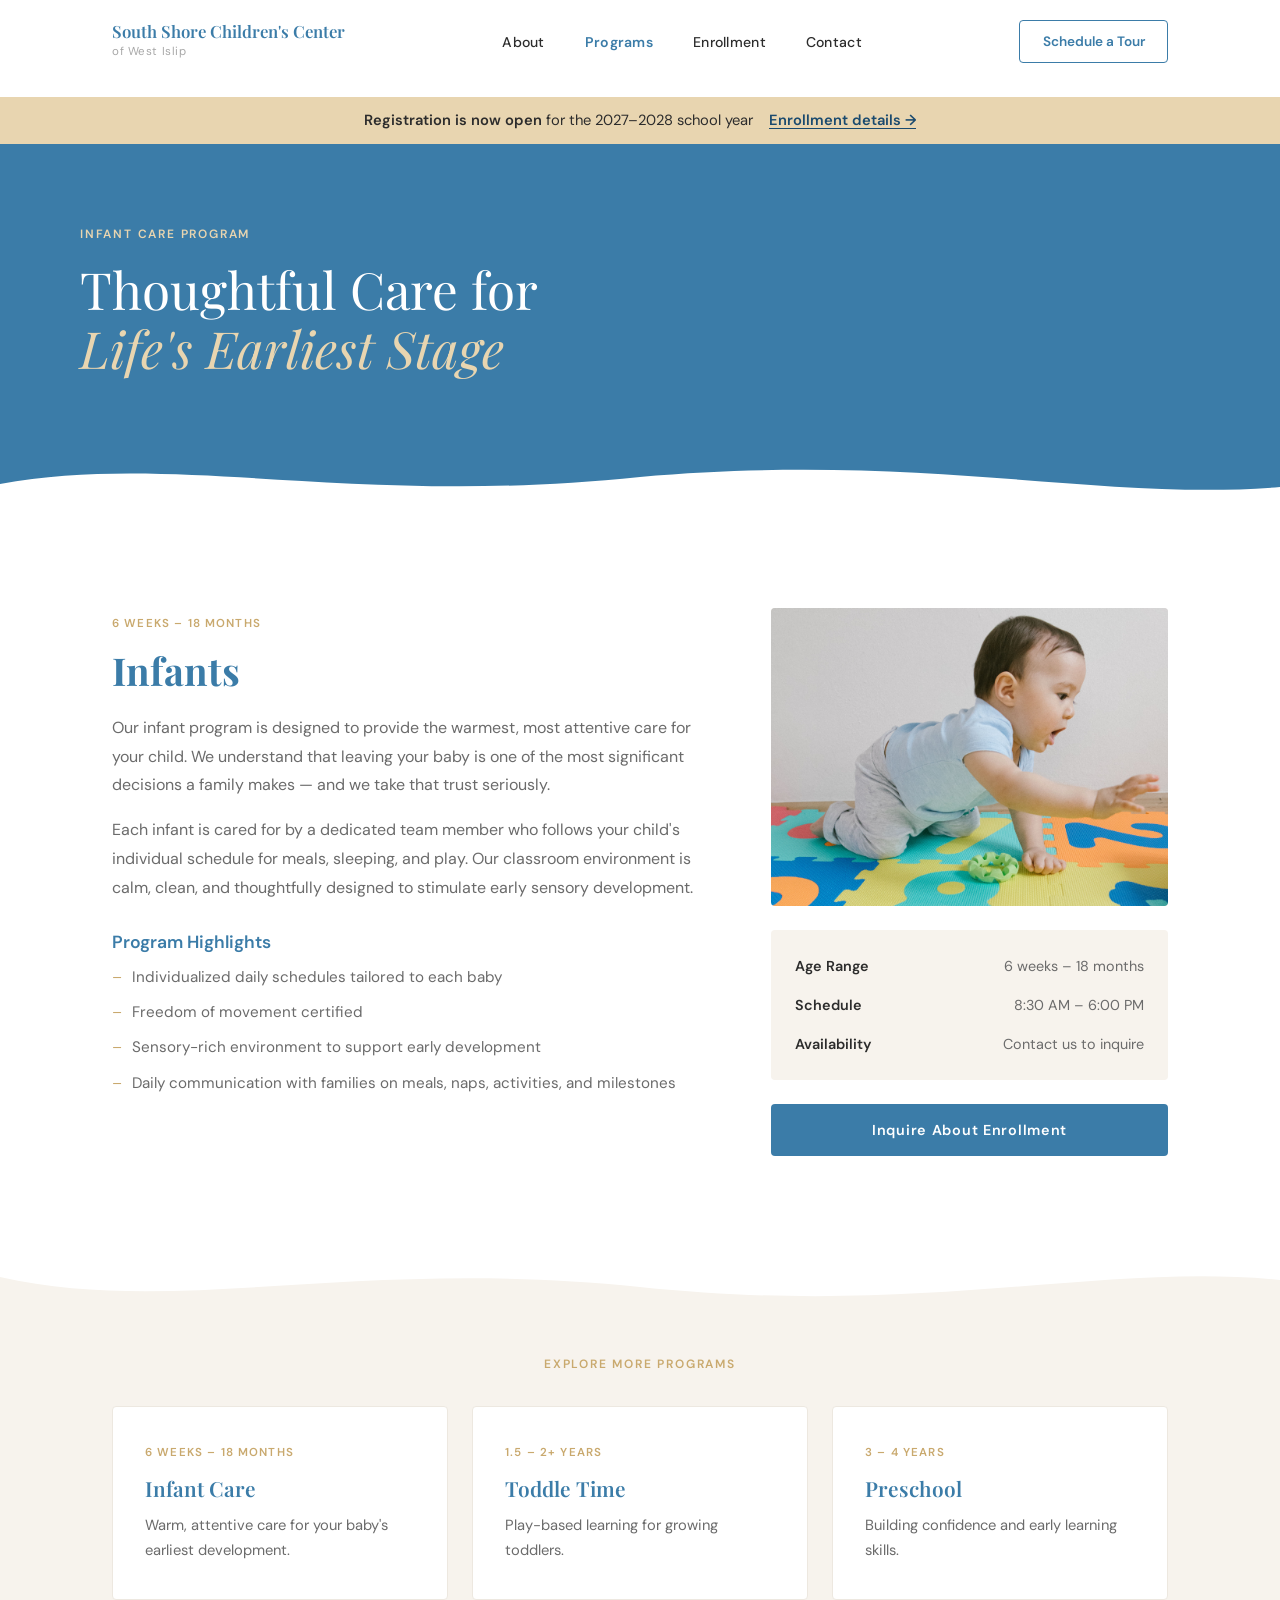
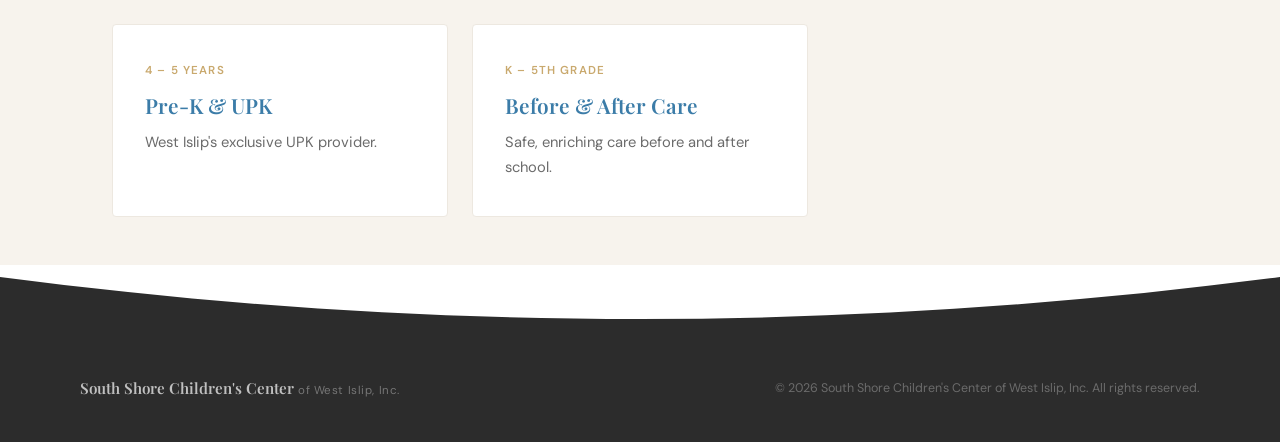
<file: infant-care.html>
<!DOCTYPE html>
<html lang="en">
<head>
  <meta charset="UTF-8" />
  <meta name="viewport" content="width=device-width, initial-scale=1.0" />
  <title>Infant Daycare West Islip, NY | South Shore Children's Center</title>
  <meta name="description" content="Trusted infant care for babies 6 weeks–18 months in West Islip, NY. Individualized schedules, freedom of movement certified, and daily family updates." />
  <link rel="preconnect" href="https://fonts.googleapis.com" />
  <link rel="preconnect" href="https://fonts.gstatic.com" crossorigin />
  <link href="https://fonts.googleapis.com/css2?family=Playfair+Display:ital,wght@0,400;0,600;0,700;1,400&family=DM+Sans:wght@300;400;500;600&display=swap" rel="stylesheet" />
  <link rel="icon" type="image/svg+xml" href="favicon.svg" />
  <link rel="stylesheet" href="main.css?v=8" />
</head>
<body>

  <header>
    <div class="nav-inner">
      <a href="/" class="logo">
        <span class="logo-name">South Shore Children's Center</span>
        <span class="logo-sub">of West Islip</span>
      </a>
      <nav>
        <ul>
          <li><a href="about.html">About</a></li>
          <li class="has-dropdown"><a href="#" onclick="return false;" class="nav-active">Programs</a>
            <ul class="nav-dropdown">
              <li><a href="infant-care.html">Infant Care</a></li>
              <li><a href="toddler.html">Toddler</a></li>
              <li><a href="preschool.html">Preschool</a></li>
              <li><a href="upk.html">Pre-K &amp; UPK</a></li>
              <li><a href="before-after-care.html">Before &amp; After Care</a></li>
            </ul>
          </li>
          <li><a href="enrollment.html">Enrollment</a></li>
          <li><a href="contact.html">Contact</a></li>
        </ul>
      </nav>
      <a href="contact.html" class="nav-cta">Schedule a Tour</a>
      <button class="menu-toggle" aria-label="Open menu" aria-expanded="false"><span></span><span></span><span></span></button>
    </div>
  <div class="mobile-nav" id="mobile-nav">
    <ul>
      <li><a href="about.html">About</a></li>
      <li class="has-mobile-dropdown"><a href="#" onclick="return false;" class="nav-active">Programs <span class="mobile-dropdown-arrow">&#9660;</span></a>
        <ul class="mobile-sub">
          <li><a href="infant-care.html">Infant Care</a></li>
          <li><a href="toddler.html">Toddler</a></li>
          <li><a href="preschool.html">Preschool</a></li>
          <li><a href="upk.html">Pre-K &amp; UPK</a></li>
          <li><a href="before-after-care.html">Before &amp; After Care</a></li>
        </ul>
      </li>
      <li><a href="enrollment.html">Enrollment</a></li>
      <li><a href="contact.html">Contact</a></li>
      <li><a href="contact.html" class="mobile-nav-cta">Schedule a Tour</a></li>
    </ul>
  </div>
  <div class="nav-wave">
    <svg viewBox="0 0 1440 14" preserveAspectRatio="none" xmlns="http://www.w3.org/2000/svg" height="14"><path d="M0,0 L1440,0 L1440,4 C1080,14 360,14 0,4 Z" fill="#ffffff"/></svg>
  </div>
  </header>

  <!-- REGISTRATION BANNER -->
  <a href="enrollment.html" class="announce-bar">
    <span class="announce-text"><strong>Registration is now open</strong> for the <span class="js-school-year">2027–2028</span> school year</span>
    <span class="announce-link">Enrollment details &rarr;</span>
  </a>

  <!-- PAGE HERO -->
  <section class="page-hero">
    <div class="page-hero-content">
      <p class="eyebrow light">Infant Care Program</p>
      <h1>Thoughtful Care for<br /><em>Life's Earliest Stage</em></h1>
    </div>
  </section>

  <!-- WAVE: page hero → content -->
  <div class="wave-wrap" style="background: #3b7ca8;">
    <svg viewBox="0 0 1440 70" preserveAspectRatio="none" xmlns="http://www.w3.org/2000/svg" height="70">
      <path d="M0,42 C200,10 400,65 720,35 C1040,10 1240,60 1440,45 L1440,70 L0,70 Z" fill="#ffffff"/>
    </svg>
  </div>

  <!-- PROGRAM CONTENT -->
  <section class="section programs-page">
    <div class="container">
      <div class="program-detail-grid">
        <div class="program-detail-text">
          <span class="program-detail-age">6 Weeks – 18 Months</span>
          <h2>Infants</h2>
          <p>Our infant program is designed to provide the warmest, most attentive care for your child. We understand that leaving your baby is one of the most significant decisions a family makes — and we take that trust seriously.</p>
          <p>Each infant is cared for by a dedicated team member who follows your child's individual schedule for meals, sleeping, and play. Our classroom environment is calm, clean, and thoughtfully designed to stimulate early sensory development.</p>
          <h3>Program Highlights</h3>
          <ul class="program-list">
            <li>Individualized daily schedules tailored to each baby</li>
            <li>Freedom of movement certified</li>
            <li>Sensory-rich environment to support early development</li>
            <li>Daily communication with families on meals, naps, activities, and milestones</li>
          </ul>
        </div>
        <div class="program-detail-aside">
          <div class="program-photo-placeholder">
            <img src="infant-program.jpg" alt="Infant Care at South Shore Children's Center in West Islip, NY" />
          </div>
          <div class="program-info-card">
            <div class="info-row"><span class="info-label">Age Range</span><span>6 weeks – 18 months</span></div>
            <div class="info-row"><span class="info-label">Schedule</span><span>8:30 AM – 6:00 PM</span></div>
            <div class="info-row"><span class="info-label">Availability</span><span>Contact us to inquire</span></div>
          </div>
          <a href="contact.html" class="btn btn-primary" style="width:100%;text-align:center;display:block;">Inquire About Enrollment</a>
        </div>
      </div>
    </div>
  </section>

  <!-- PROGRAM NAV LINKS -->
  <div class="wave-wrap" style="background: #ffffff;">
    <svg viewBox="0 0 1440 70" preserveAspectRatio="none" xmlns="http://www.w3.org/2000/svg" height="70">
      <path d="M0,25 C200,65 400,5 720,35 C1040,65 1240,10 1440,28 L1440,70 L0,70 Z" fill="#f7f3ed"/>
    </svg>
  </div>
  <section class="section section-cream" style="padding-top:2rem;padding-bottom:3rem;">
    <div class="container">
      <p class="eyebrow center">Explore More Programs</p>
      <div class="programs-grid" style="margin-top:2rem;">
        <a href="infant-care.html" class="program-card" style="text-decoration:none;display:block;">
          <div class="program-age">6 weeks – 18 months</div>
          <h3>Infant Care</h3>
          <p>Warm, attentive care for your baby&apos;s earliest development.</p>
        </a>
        <a href="toddler.html" class="program-card" style="text-decoration:none;display:block;">
          <div class="program-age">1.5 – 2+ years</div>
          <h3>Toddle Time</h3>
          <p>Play-based learning for growing toddlers.</p>
        </a>
        <a href="preschool.html" class="program-card" style="text-decoration:none;display:block;">
          <div class="program-age">3 – 4 years</div>
          <h3>Preschool</h3>
          <p>Building confidence and early learning skills.</p>
        </a>
        <a href="upk.html" class="program-card" style="text-decoration:none;display:block;">
          <div class="program-age">4 – 5 years</div>
          <h3>Pre-K &amp; UPK</h3>
          <p>West Islip&apos;s exclusive UPK provider.</p>
        </a>
        <a href="before-after-care.html" class="program-card" style="text-decoration:none;display:block;">
          <div class="program-age">K – 5th Grade</div>
          <h3>Before &amp; After Care</h3>
          <p>Safe, enriching care before and after school.</p>
        </a>
      </div>
    </div>
  </section>

  <!-- WAVE: program → footer -->
  <div class="wave-wrap" style="background: #ffffff;">
    <svg viewBox="0 0 1440 70" preserveAspectRatio="none" xmlns="http://www.w3.org/2000/svg" height="70">
      <path d="M0,12 C480,68 960,68 1440,12 L1440,70 L0,70 Z" fill="#2c2c2c"/>
    </svg>
  </div>

  <footer>
    <div class="footer-inner">
      <div class="footer-brand">
        <span class="logo-name">South Shore Children's Center</span>
        <span class="logo-sub">of West Islip, Inc.</span>
      </div>
      <p class="footer-copy">© <script>document.write(new Date().getFullYear())</script> South Shore Children's Center of West Islip, Inc. All rights reserved.</p>
    </div>
  </footer>

  <script>
    (function(){
      var t=document.querySelector('.menu-toggle'),n=document.getElementById('mobile-nav');
      if(!t||!n)return;
      t.addEventListener('click',function(){
        t.classList.toggle('open');n.classList.toggle('open');
        t.setAttribute('aria-expanded',n.classList.contains('open'));
      });
      n.querySelectorAll('a').forEach(function(a){
        a.addEventListener('click',function(){
          t.classList.remove('open');n.classList.remove('open');
          t.setAttribute('aria-expanded','false');
        });
      });
      var ddTrigger = n.querySelector('.has-mobile-dropdown > a');
      if(ddTrigger){
        ddTrigger.addEventListener('click',function(e){
          var li = ddTrigger.closest('.has-mobile-dropdown');
          var sub = li.querySelector('.mobile-sub');
          if(sub){ e.preventDefault(); li.classList.toggle('open'); sub.classList.toggle('open'); }
        });
      }
    })();
  </script>

<script src="dropdown.js"></script>
<script src="school-year.js"></script>
</body>
</html>
</file>
<file: main.css>
/* === RESET & BASE === */
*, *::before, *::after { box-sizing: border-box; margin: 0; padding: 0; }

:root {
  --green: #3b7ca8;
  --green-mid: #5596c0;
  --blue: #4a6580;
  --sand: #c9a96e;
  --sand-light: #e8d5b0;
  --cream: #f7f3ed;
  --cream-dark: #ede8e0;
  --charcoal: #2c2c2c;
  --gray: #6b6b6b;
  --gray-light: #a8a8a8;
  --white: #ffffff;
}

html {
  scroll-behavior: smooth;
}

body {
  font-family: 'DM Sans', sans-serif;
  color: var(--charcoal);
  background: var(--white);
  line-height: 1.7;
  -webkit-font-smoothing: antialiased;
}

@media (max-width: 768px) {
  html { scroll-behavior: auto; }
}

h1, h2, h3 {
  font-family: 'Playfair Display', serif;
  line-height: 1.25;
}

a { color: inherit; text-decoration: none; }

.container { max-width: 1120px; margin: 0 auto; padding: 0 2rem; }
.section { padding: 6rem 2rem; }
.section-cream { background: var(--cream); }
.eyebrow {
  font-family: 'DM Sans', sans-serif;
  font-size: 0.75rem;
  font-weight: 600;
  letter-spacing: 0.15em;
  text-transform: uppercase;
  color: var(--sand);
  margin-bottom: 1rem;
  display: block;
}
.eyebrow.light { color: var(--sand-light); }
.center { text-align: center; }

/* === BUTTONS === */
.btn {
  display: inline-block;
  padding: 0.85rem 2.25rem;
  border-radius: 4px;
  font-family: 'DM Sans', sans-serif;
  font-size: 0.9rem;
  font-weight: 600;
  letter-spacing: 0.05em;
  transition: all 0.2s ease;
  cursor: pointer;
  border: none;
}
.btn-primary {
  background: var(--green);
  color: var(--white);
}
.btn-primary:hover { background: var(--green-mid); }

.btn-ghost {
  background: transparent;
  color: var(--white);
  border: 1.5px solid rgba(255,255,255,0.5);
}
.btn-ghost:hover { border-color: var(--white); background: rgba(255,255,255,0.08); }

.btn-sand {
  background: var(--sand);
  color: var(--white);
}
.btn-sand:hover { background: #b8934d; }

/* === HEADER === */
header {
  position: sticky;
  top: 0;
  z-index: 100;
  background: var(--white);
}

/* --- Nav wave bottom edge --- */
.nav-wave {
  display: block;
  line-height: 0;
}
.nav-wave svg { display: block; width: 100%; }

.nav-inner {
  max-width: 1120px;
  margin: 0 auto;
  padding: 1.25rem 2rem;
  display: flex;
  align-items: center;
  justify-content: space-between;
  gap: 2rem;
}

.logo { display: flex; flex-direction: column; }
.logo-name {
  font-family: 'Playfair Display', serif;
  font-size: 1.05rem;
  font-weight: 600;
  color: var(--green);
  line-height: 1.2;
  white-space: nowrap;
}
.logo-sub {
  font-size: 0.72rem;
  color: var(--gray-light);
  letter-spacing: 0.05em;
}

nav ul {
  list-style: none;
  display: flex;
  gap: 2.5rem;
}
nav a {
  font-size: 0.88rem;
  font-weight: 500;
  color: var(--charcoal);
  letter-spacing: 0.02em;
  transition: color 0.15s;
}
nav > ul > li > a:hover {
  color: var(--green);
  background: rgba(59,124,168,0.14);
  border-radius: 6px;
  padding: 1rem 1.4rem;
  margin: -1rem -1.4rem;
}

.nav-cta {
  font-size: 0.85rem;
  font-weight: 600;
  color: var(--green);
  border: 1.5px solid var(--green);
  padding: 0.55rem 1.4rem;
  border-radius: 4px;
  white-space: nowrap;
  transition: all 0.2s;
}
.nav-cta:hover { background: var(--green); color: var(--white); }

/* === HERO === */
.hero {
  min-height: 88vh;
  background: var(--green);
  display: flex;
  align-items: center;
  position: relative;
  overflow: hidden;
}

.hero-content {
  max-width: 1120px;
  margin: 0 auto;
  padding: 6rem 2rem;
  width: 100%;
}

.hero-eyebrow {
  font-size: 0.75rem;
  font-weight: 600;
  letter-spacing: 0.15em;
  text-transform: uppercase;
  color: var(--sand-light);
  margin-bottom: 1.5rem;
  display: block;
}

.hero h1 {
  font-size: 4.5rem;
  color: var(--white);
  font-weight: 400;
  margin-bottom: 1.5rem;
  line-height: 1.1;
  max-width: 720px;
}

.hero h1 em {
  font-style: italic;
  color: var(--sand-light);
}

.hero-sub {
  font-size: 1.1rem;
  color: rgba(255,255,255,0.72);
  max-width: 520px;
  margin-bottom: 2.75rem;
  line-height: 1.75;
}

.hero-actions { display: flex; gap: 1rem; flex-wrap: wrap; }

/* === TRUST BAR === */
.trust-bar {
  background: var(--cream-dark);
}

.trust-inner {
  max-width: 1120px;
  margin: 0 auto;
  padding: 1.75rem 2rem;
  display: flex;
  align-items: center;
  justify-content: space-between;
  gap: 1rem;
}

.trust-item {
  display: flex;
  flex-direction: column;
  gap: 0.2rem;
  flex: 1;
  text-align: center;
}

.trust-item strong {
  font-size: 0.85rem;
  font-weight: 600;
  color: var(--green);
}

.trust-item span {
  font-size: 0.78rem;
  color: var(--gray);
}

.trust-divider {
  width: 1px;
  height: 36px;
  background: #ccc7bd;
  flex-shrink: 0;
}

/* === ABOUT === */
.about-grid {
  display: grid;
  grid-template-columns: 1fr 1fr;
  gap: 6rem;
  align-items: center;
}

.about-image-placeholder {
  aspect-ratio: 4/5;
  background: var(--cream-dark);
  border-radius: 4px;
  position: relative;
  overflow: hidden;
}

.about-text h2 {
  font-size: 2.6rem;
  color: var(--green);
  margin-bottom: 1.5rem;
}

.about-text p {
  color: var(--gray);
  margin-bottom: 1.25rem;
  font-size: 1rem;
}

.about-text .btn { margin-top: 0.75rem; }

/* === PILLARS === */
.pillars-section {
  padding: 6rem 2rem;
  background: var(--green);
}

.pillars-section .eyebrow { color: var(--sand-light); }

.pillars-section h2 {
  font-size: 2.4rem;
  color: var(--white);
  margin-bottom: 3.5rem;
}

.pillars {
  display: grid;
  grid-template-columns: repeat(4, 1fr);
  gap: 2.5rem;
}

.pillar {
  border-top: 1px solid rgba(255,255,255,0.2);
  padding-top: 2rem;
}

.pillar-num {
  font-family: 'Playfair Display', serif;
  font-size: 2.5rem;
  color: rgba(255,255,255,0.12);
  font-weight: 700;
  line-height: 1;
  margin-bottom: 1rem;
}

.pillar h3 {
  font-size: 1.1rem;
  color: var(--white);
  margin-bottom: 0.75rem;
  font-weight: 600;
  font-family: 'DM Sans', sans-serif;
}

.pillar p {
  font-size: 0.92rem;
  color: rgba(255,255,255,0.6);
  line-height: 1.7;
}

/* === PROGRAMS === */
#programs h2 {
  font-size: 2.4rem;
  color: var(--green);
  margin-bottom: 3rem;
}

.programs-grid {
  display: grid;
  grid-template-columns: repeat(3, 1fr);
  gap: 1.5rem;
}

.program-card {
  background: var(--white);
  padding: 2.25rem 2rem;
  border-radius: 4px;
  border: 1px solid var(--cream-dark);
  transition: box-shadow 0.2s, transform 0.2s;
}

.program-card:hover {
  box-shadow: 0 8px 32px rgba(45,74,62,0.1);
  transform: translateY(-2px);
}

.program-card-wide {
  grid-column: span 3;
  display: grid;
  grid-template-columns: auto 1fr;
  gap: 0 2rem;
  align-items: center;
}

.program-card-wide .program-age { grid-column: 1; }
.program-card-wide h3 { grid-row: 2; grid-column: 1; }
.program-card-wide p { grid-row: 1 / span 2; grid-column: 2; align-self: center; margin: 0; }

.program-age {
  font-size: 0.72rem;
  font-weight: 600;
  letter-spacing: 0.1em;
  text-transform: uppercase;
  color: var(--sand);
  margin-bottom: 0.75rem;
  display: block;
}

.program-card h3 {
  font-family: 'Playfair Display', serif;
  font-size: 1.3rem;
  color: var(--green);
  margin-bottom: 0.75rem;
  font-weight: 600;
}

.program-card p {
  font-size: 0.92rem;
  color: var(--gray);
  line-height: 1.7;
}

/* === UPK === */
.upk-section {
  background: var(--green);
  padding: 6rem 2rem;
}

.upk-inner {
  max-width: 820px;
}

.upk-badge {
  display: inline-block;
  font-size: 0.72rem;
  font-weight: 600;
  letter-spacing: 0.12em;
  text-transform: uppercase;
  color: var(--green);
  background: var(--sand);
  padding: 0.35rem 0.9rem;
  border-radius: 2px;
  margin-bottom: 1.5rem;
}

.upk-section h2 {
  font-size: 2.4rem;
  color: var(--white);
  margin-bottom: 1.5rem;
}

.upk-section p {
  color: rgba(255,255,255,0.72);
  font-size: 1rem;
  margin-bottom: 1.25rem;
  line-height: 1.8;
}

.upk-section p strong { color: var(--white); }

.upk-stats {
  display: flex;
  gap: 3rem;
  margin: 2.5rem 0;
  padding: 2rem 0;
  border-top: 1px solid rgba(255,255,255,0.15);
  border-bottom: 1px solid rgba(255,255,255,0.15);
}

.upk-stat {
  display: flex;
  flex-direction: column;
  gap: 0.3rem;
}

.stat-num {
  font-family: 'Playfair Display', serif;
  font-size: 2.5rem;
  color: var(--sand-light);
  line-height: 1;
}

.stat-label {
  font-size: 0.8rem;
  color: rgba(255,255,255,0.5);
  text-transform: uppercase;
  letter-spacing: 0.08em;
}

/* === ENROLLMENT === */
.enrollment-section {
  background: #1a4a6e;
  padding: 7rem 2rem;
}

.enrollment-inner {
  max-width: 640px;
}

.enrollment-section h2 {
  font-size: 3rem;
  color: var(--white);
  margin-bottom: 1.25rem;
}

.enrollment-section p {
  color: rgba(255,255,255,0.7);
  font-size: 1.05rem;
  margin-bottom: 2.5rem;
}

/* === CONTACT === */
.contact-grid {
  display: grid;
  grid-template-columns: 1fr 1.6fr;
  gap: 6rem;
  align-items: start;
}

.contact-info h2 {
  font-size: 2.4rem;
  color: var(--green);
  margin-bottom: 2rem;
}

.contact-details { display: flex; flex-direction: column; gap: 1.5rem; }

.contact-detail {
  display: flex;
  flex-direction: column;
  gap: 0.2rem;
}

.detail-label {
  font-size: 0.72rem;
  font-weight: 600;
  letter-spacing: 0.1em;
  text-transform: uppercase;
  color: var(--gray-light);
}

.contact-detail span:last-child,
.contact-detail a {
  font-size: 0.95rem;
  color: var(--charcoal);
  line-height: 1.5;
}

.contact-detail a:hover { color: var(--green); }

/* === FORM === */
.contact-form { display: flex; flex-direction: column; gap: 1.25rem; }

.form-row { display: grid; grid-template-columns: 1fr 1fr; gap: 1.25rem; }

.form-group { display: flex; flex-direction: column; gap: 0.4rem; }

.form-group label {
  font-size: 0.78rem;
  font-weight: 600;
  letter-spacing: 0.05em;
  text-transform: uppercase;
  color: var(--gray);
}

.form-group input,
.form-group textarea {
  padding: 0.85rem 1rem;
  border: 1px solid var(--cream-dark);
  border-radius: 4px;
  font-size: 0.95rem;
  font-family: 'DM Sans', sans-serif;
  background: var(--white);
  color: var(--charcoal);
  transition: border-color 0.2s;
}

.form-group input:focus,
.form-group textarea:focus {
  outline: none;
  border-color: var(--green);
}

/* === NAV ACTIVE STATE === */
nav a.nav-active { color: var(--green); font-weight: 600; }
a.logo { text-decoration: none; }

/* === NAV DROPDOWN === */
nav ul li { position: relative; padding-bottom: 0.75rem; margin-bottom: -0.75rem; }
.nav-dropdown {
  display: none;
  position: absolute;
  top: 100%;
  left: 50%;
  transform: translateX(-50%);
  background: var(--white);
  border: 1px solid rgba(0,0,0,0.08);
  border-radius: 6px;
  box-shadow: 0 8px 24px rgba(0,0,0,0.10);
  min-width: 210px;
  z-index: 200;
  padding: 0.4rem 0;
  list-style: none;
  flex-direction: column;
  gap: 0;
}
.nav-dropdown::before {
  content: '';
  position: absolute;
  top: -12px;
  left: 0;
  right: 0;
  height: 12px;
}
nav ul li.has-dropdown.dropdown-open .nav-dropdown {
  display: flex;
}
.nav-dropdown li a {
  display: block;
  padding: 0.55rem 1.25rem;
  font-size: 0.85rem;
  white-space: nowrap;
  color: var(--charcoal);
}
.nav-dropdown li a:hover {
  background: var(--cream);
  color: var(--green);
}

/* mobile: dropdown items shown inline under Programs */
.mobile-nav .mobile-sub {
  display: none;
  flex-direction: column;
  padding-left: 1rem;
}
.mobile-nav .mobile-sub.open { display: flex; }
.mobile-nav .mobile-sub li a {
  font-size: 0.85rem;
  padding: 0.4rem 0;
  border-bottom: none;
  color: var(--gray);
}
.mobile-nav li.has-mobile-dropdown > a {
  display: flex;
  justify-content: space-between;
  align-items: center;
}
.mobile-dropdown-arrow { font-size: 0.75em; transition: transform 0.2s; }
li.has-mobile-dropdown.open .mobile-dropdown-arrow { transform: rotate(180deg); }

/* === PAGE HERO === */
.page-hero {
  background: var(--green);
  padding: 5rem 2rem 4rem;
}
.page-hero-content {
  max-width: 1120px;
  margin: 0 auto;
}
.page-hero h1 {
  font-size: 3.2rem;
  color: var(--white);
  font-weight: 400;
  line-height: 1.15;
  margin-top: 0.5rem;
}
.page-hero h1 em { color: var(--sand-light); font-style: italic; }

/* === SECTION INTRO === */
.section-intro {
  max-width: 620px;
  margin: 0 auto 3rem;
  color: var(--gray);
  font-size: 1rem;
}

/* === SECTION GREEN === */
.section-green { background: var(--green); padding: 6rem 2rem; }
.section-green h2 { color: var(--white); }
.section-green p { color: rgba(255,255,255,0.72); }
.section-green p strong { color: var(--white); }

/* === CTA BLOCK === */
.cta-block { text-align: center; max-width: 600px; margin: 0 auto; }
.cta-block h2 { font-size: 2.4rem; color: var(--green); margin-bottom: 1rem; }
.cta-block p { color: var(--gray); margin-bottom: 2rem; }
.section-green .cta-block h2 { color: var(--white); }
.section-green .cta-block p { color: rgba(255,255,255,0.82); }

/* === ABOUT PAGE === */
.about-story-grid {
  display: grid;
  grid-template-columns: 1.4fr 1fr;
  gap: 5rem;
  align-items: start;
}
.about-story-text h2 { font-size: 2.4rem; color: var(--green); margin-bottom: 1.5rem; }
.about-story-text p { color: var(--gray); margin-bottom: 1.25rem; }
.about-story-stats {
  display: grid;
  grid-template-columns: 1fr 1fr;
  gap: 2rem;
  padding: 2.5rem;
  background: var(--cream);
  border-radius: 4px;
}
.story-stat { display: flex; flex-direction: column; gap: 0.3rem; }
.story-stat .stat-num { font-family: 'Playfair Display', serif; font-size: 2.2rem; color: var(--green); line-height: 1; }
.story-stat .stat-label { font-size: 0.78rem; color: var(--gray); text-transform: uppercase; letter-spacing: 0.07em; }

/* === MISSION === */
.mission-block { max-width: 760px; margin: 0 auto; text-align: center; }
.mission-block h2 { font-size: 2.2rem; color: var(--green); margin-bottom: 2rem; }
blockquote {
  font-family: 'Playfair Display', serif;
  font-size: 1.4rem;
  font-style: italic;
  color: var(--green);
  line-height: 1.7;
  border-left: 3px solid var(--sand);
  padding-left: 2rem;
  text-align: left;
}

/* === TEAM === */
.team-row-3 {
  display: grid;
  grid-template-columns: repeat(3, 1fr);
  gap: 2rem;
  margin-top: 3rem;
  max-width: 1100px;
  margin-left: auto;
  margin-right: auto;
}
.team-row-4-wrap {
  width: 100vw;
  margin-left: calc(-50vw + 50%);
  padding: 0 2rem;
  box-sizing: border-box;
  margin-top: 2rem;
}
.team-row-4 {
  display: grid;
  grid-template-columns: repeat(4, 1fr);
  gap: 1.75rem;
  max-width: 1440px;
  margin: 0 auto;
}
.team-card {
  display: flex;
  flex-direction: column;
  gap: 1.25rem;
  padding: 2rem;
  background: var(--cream);
  border-radius: 4px;
}
.team-photo-placeholder {
  width: 100px;
  height: 100px;
  background: var(--cream-dark);
  border-radius: 50%;
}
.team-photo-wrap {
  width: 100px;
  height: 100px;
  border-radius: 50%;
  overflow: hidden;
  flex-shrink: 0;
}
.team-photo {
  width: 100%;
  height: 100%;
  object-fit: cover;
  object-position: center top;
  transform: scale(1.12);
}
.team-info h3 { font-family: 'Playfair Display', serif; font-size: 1.2rem; color: var(--green); margin-bottom: 0.25rem; }
.team-title { font-size: 0.8rem; font-weight: 600; text-transform: uppercase; letter-spacing: 0.08em; color: var(--sand); margin-bottom: 0.75rem; display: block; }
.team-bio { font-size: 0.9rem; color: var(--gray); line-height: 1.7; }

/* === PROGRAMS PAGE === */
.tab-nav {
  display: flex;
  gap: 0;
  border-bottom: 2px solid var(--cream-dark);
  margin-bottom: 3rem;
  overflow-x: auto;
  -webkit-overflow-scrolling: touch;
}
.tab-btn {
  padding: 1rem 1.5rem;
  font-family: 'DM Sans', sans-serif;
  font-size: 0.9rem;
  font-weight: 500;
  color: var(--gray);
  background: none;
  border: none;
  border-bottom: 2px solid transparent;
  margin-bottom: -2px;
  cursor: pointer;
  white-space: nowrap;
  transition: color 0.15s, border-color 0.15s;
}
.tab-btn:hover { color: var(--green); }
.tab-btn.active { color: var(--green); border-bottom-color: var(--green); font-weight: 600; }

.tab-panel { display: none; }
.tab-panel.active { display: block; }

.program-detail-grid {
  display: grid;
  grid-template-columns: 1.5fr 1fr;
  gap: 4rem;
  align-items: start;
}
.program-detail-age {
  display: inline-block;
  font-size: 0.72rem;
  font-weight: 600;
  letter-spacing: 0.1em;
  text-transform: uppercase;
  color: var(--sand);
  margin-bottom: 0.75rem;
}
.program-detail-text h2 { font-size: 2.4rem; color: var(--green); margin-bottom: 1.25rem; }
.program-detail-text h3 { font-size: 1.1rem; color: var(--green); margin: 1.75rem 0 0.75rem; font-family: 'DM Sans', sans-serif; font-weight: 600; }
.program-detail-text p { color: var(--gray); margin-bottom: 1rem; line-height: 1.8; }
.program-list { list-style: none; display: flex; flex-direction: column; gap: 0.6rem; }
.program-list li { color: var(--gray); font-size: 0.95rem; padding-left: 1.25rem; position: relative; }
.program-list li::before { content: '–'; position: absolute; left: 0; color: var(--sand); }

.program-detail-aside { display: flex; flex-direction: column; gap: 1.5rem; }
.program-photo-placeholder {
  aspect-ratio: 4/3;
  background: var(--cream-dark);
  border-radius: 4px;
  position: relative;
  overflow: hidden;
}
.program-photo-placeholder img {
  position: absolute;
  top: 0; left: 0;
  width: 100%;
  height: 100%;
  object-fit: cover;
  display: block;
}
.program-info-card {
  background: var(--cream);
  border-radius: 4px;
  padding: 1.5rem;
  display: flex;
  flex-direction: column;
  gap: 0.9rem;
}
.info-row { display: flex; justify-content: space-between; font-size: 0.9rem; gap: 1rem; }
.info-label { font-weight: 600; color: var(--charcoal); }
.info-row span:last-child { color: var(--gray); text-align: right; }

.upk-callout {
  background: var(--green);
  border-radius: 4px;
  padding: 1.75rem;
  margin: 2rem 0;
  display: flex;
  flex-direction: column;
  gap: 1rem;
}
.upk-callout-badge {
  display: inline-block;
  font-size: 0.7rem;
  font-weight: 700;
  letter-spacing: 0.12em;
  text-transform: uppercase;
  background: var(--sand);
  color: var(--white);
  padding: 0.3rem 0.75rem;
  border-radius: 2px;
  width: fit-content;
}
.upk-callout p { color: rgba(255,255,255,0.8); font-size: 0.95rem; margin: 0; }
.upk-callout p strong { color: var(--white); }

/* === ENROLLMENT PAGE === */
.process-steps { display: flex; flex-direction: column; gap: 0; margin-top: 3rem; }
.process-step {
  display: flex;
  gap: 2.5rem;
  padding: 2.5rem 0;
  border-bottom: 1px solid var(--cream-dark);
  align-items: flex-start;
}
.process-step:first-child { border-top: 1px solid var(--cream-dark); }
.step-num {
  font-family: 'Playfair Display', serif;
  font-size: 2.5rem;
  color: var(--sand);
  line-height: 1;
  min-width: 60px;
  font-weight: 700;
}
.step-content h3 { font-size: 1.2rem; color: var(--green); margin-bottom: 0.5rem; font-family: 'DM Sans', sans-serif; font-weight: 600; }
.step-content p { color: var(--gray); font-size: 0.95rem; line-height: 1.75; }

.dates-grid {
  display: grid;
  grid-template-columns: repeat(3, 1fr);
  gap: 1.5rem;
  margin-top: 2.5rem;
}
.dates-card {
  background: var(--white);
  border-radius: 4px;
  padding: 2rem;
  border: 1px solid var(--cream-dark);
}
.dates-card h3 { font-size: 1rem; color: var(--green); margin-bottom: 1.25rem; font-family: 'DM Sans', sans-serif; font-weight: 600; }
.date-row { display: flex; justify-content: space-between; font-size: 0.9rem; padding: 0.6rem 0; border-bottom: 1px solid var(--cream-dark); gap: 1rem; }
.date-row:last-child { border-bottom: none; }
.date-label { color: var(--gray); white-space: nowrap; }
.date-val { font-weight: 600; color: var(--green); }

.upk-enrollment-block { max-width: 900px; }
.upk-enrollment-block h2 { font-size: 2.4rem; margin-bottom: 1.25rem; }
.upk-enrollment-block > p { margin-bottom: 2.5rem; }
.upk-enrollment-details {
  display: grid;
  grid-template-columns: repeat(3, 1fr);
  gap: 1.5rem;
  margin-bottom: 2.5rem;
}
.upk-detail-card {
  background: rgba(255,255,255,0.08);
  border: 1px solid rgba(255,255,255,0.15);
  border-radius: 4px;
  padding: 1.5rem;
}
.upk-detail-card h3 { font-size: 0.95rem; color: var(--sand-light); font-family: 'DM Sans', sans-serif; font-weight: 600; margin-bottom: 0.75rem; }
.upk-detail-card p { font-size: 0.9rem; color: rgba(255,255,255,0.65); line-height: 1.7; }
.upk-note {
  border-top: 1px solid rgba(255,255,255,0.15);
  padding-top: 2rem;
  display: flex;
  align-items: center;
  gap: 2rem;
  flex-wrap: wrap;
}
.upk-note p { color: rgba(255,255,255,0.72); font-size: 0.95rem; flex: 1; min-width: 280px; }
.upk-note p strong { color: var(--white); }

/* === FORM FEEDBACK === */
.form-success-banner {
  display: flex;
  align-items: flex-start;
  gap: 1.25rem;
  background: #f0f7f4;
  border: 1px solid #a8d5c2;
  border-radius: 6px;
  padding: 1.75rem;
  margin-bottom: 1.5rem;
  animation: slideIn 0.35s ease;
}
.form-success-icon {
  width: 36px;
  height: 36px;
  min-width: 36px;
  background: var(--green);
  color: white;
  border-radius: 50%;
  display: flex;
  align-items: center;
  justify-content: center;
  font-size: 1rem;
  font-weight: 700;
}
.form-success-banner strong { color: var(--green); display: block; margin-bottom: 0.25rem; }
.form-success-banner p { color: var(--gray); font-size: 0.92rem; margin: 0; }

.form-error-banner {
  background: #fdf2f2;
  border: 1px solid #f5c6c6;
  border-radius: 6px;
  padding: 1rem 1.25rem;
  margin-bottom: 1.25rem;
  font-size: 0.92rem;
  color: #c0392b;
  animation: slideIn 0.3s ease;
}
.form-error-banner a { color: #c0392b; font-weight: 600; }

.field-error {
  display: none;
  font-size: 0.78rem;
  color: #c0392b;
  margin-top: 0.3rem;
}
.form-group.has-error input,
.form-group.has-error textarea {
  border-color: #e74c3c;
}
.form-group.has-error .field-error { display: block; }

@keyframes slideIn {
  from { opacity: 0; transform: translateY(-8px); }
  to { opacity: 1; transform: translateY(0); }
}

/* === CONTACT PAGE === */
.map-embed {
  margin-top: 2rem;
  border-radius: 4px;
  overflow: hidden;
  border: 1px solid var(--cream-dark);
}

.map-placeholder {
  margin-top: 2rem;
  height: 220px;
  background: var(--cream-dark);
  border-radius: 4px;
  display: flex;
  align-items: center;
  justify-content: center;
  color: var(--gray-light);
  font-size: 0.85rem;
  letter-spacing: 0.08em;
  text-transform: uppercase;
}

/* select styling */
.form-group select {
  padding: 0.85rem 1rem;
  border: 1px solid var(--cream-dark);
  border-radius: 4px;
  font-size: 0.95rem;
  font-family: 'DM Sans', sans-serif;
  background: var(--white);
  color: var(--charcoal);
  transition: border-color 0.2s;
  appearance: none;
  background-image: url("data:image/svg+xml,%3Csvg xmlns='http://www.w3.org/2000/svg' width='12' height='8' viewBox='0 0 12 8'%3E%3Cpath d='M1 1l5 5 5-5' stroke='%236b6b6b' stroke-width='1.5' fill='none' stroke-linecap='round'/%3E%3C/svg%3E");
  background-repeat: no-repeat;
  background-position: right 1rem center;
}
.form-group select:focus { outline: none; border-color: var(--green); }

/* === RESPONSIVE — NEW PAGES === */
@media (max-width: 900px) {
  .about-story-grid { grid-template-columns: 1fr; gap: 3rem; }
  .team-row-3 { grid-template-columns: 1fr; }
  .team-row-4 { grid-template-columns: repeat(2, 1fr); }
  .program-detail-grid { grid-template-columns: 1fr; }
  .dates-grid { grid-template-columns: 1fr; }
  .upk-enrollment-details { grid-template-columns: 1fr; }
  .page-hero h1 { font-size: 2.4rem; }
}

@media (max-width: 600px) {
  .team-row-4 { grid-template-columns: 1fr; }
  .team-row-4-wrap { padding: 0 1.25rem; }
  .page-hero h1 { font-size: 1.9rem; }
  .page-hero { padding: 3.5rem 1.5rem 3rem; }

  .about-story-stats { grid-template-columns: 1fr 1fr; }
  .process-step { flex-direction: column; gap: 0.75rem; }
  .upk-note { flex-direction: column; }
}

/* === HAMBURGER / MOBILE NAV === */
.menu-toggle {
  display: none;
  flex-direction: column;
  justify-content: center;
  gap: 5px;
  background: none;
  border: none;
  cursor: pointer;
  padding: 0.4rem 0.25rem;
  flex-shrink: 0;
}
.menu-toggle span {
  display: block;
  width: 22px;
  height: 2px;
  background: var(--charcoal);
  border-radius: 2px;
  transition: transform 0.25s, opacity 0.25s;
}
.menu-toggle.open span:nth-child(1) { transform: translateY(7px) rotate(45deg); }
.menu-toggle.open span:nth-child(2) { opacity: 0; }
.menu-toggle.open span:nth-child(3) { transform: translateY(-7px) rotate(-45deg); }

.mobile-nav {
  display: none;
  max-height: 0;
  overflow: hidden;
  background: var(--white);
  border-top: 1px solid var(--cream-dark);
  transition: max-height 0.3s ease;
}
.mobile-nav.open { max-height: 400px; }
.mobile-nav ul { list-style: none; padding: 0.5rem 2rem 1.25rem; }
.mobile-nav ul li a {
  display: block;
  padding: 0.9rem 0;
  font-size: 0.95rem;
  font-weight: 500;
  color: var(--charcoal);
  border-bottom: 1px solid var(--cream-dark);
  transition: color 0.15s;
}
.mobile-nav ul li:last-child a { border-bottom: none; }
.mobile-nav ul li a:hover { color: var(--green); }
.mobile-nav ul li a.nav-active { color: var(--green); font-weight: 600; }
.mobile-nav-cta { color: var(--green) !important; font-weight: 700 !important; }

/* === FOOTER === */
footer {
  background: var(--charcoal);
  padding: 2.5rem 2rem;
}

.footer-inner {
  max-width: 1120px;
  margin: 0 auto;
  display: flex;
  align-items: center;
  justify-content: space-between;
}

footer .logo-name {
  font-family: 'Playfair Display', serif;
  font-size: 0.95rem;
  color: rgba(255,255,255,0.7);
}

footer .logo-sub {
  font-size: 0.72rem;
  color: rgba(255,255,255,0.35);
}

.footer-copy {
  font-size: 0.78rem;
  color: rgba(255,255,255,0.3);
}

/* === RESPONSIVE === */
@media (max-width: 900px) {
  .hero h1 { font-size: 2.8rem; }
  .about-grid { grid-template-columns: 1fr; gap: 3rem; }
  .pillars { grid-template-columns: 1fr 1fr; }
  .programs-grid { grid-template-columns: 1fr 1fr; }
  .program-card-wide { grid-column: span 2; grid-template-columns: 1fr; }
  .program-card-wide p { grid-column: 1; grid-row: auto; }
  .contact-grid { grid-template-columns: 1fr; gap: 3rem; }
  .trust-inner { flex-wrap: wrap; justify-content: center; gap: 1.5rem; }
  .trust-divider { display: none; }
  .footer-inner { flex-direction: column; gap: 1rem; text-align: center; }
}

@media (max-width: 600px) {
  /* Hamburger */
  .menu-toggle { display: flex; }
  .mobile-nav { display: block; }

  /* Nav: hide desktop links, hamburger replaces them */
  nav ul { display: none; }
  .nav-cta { display: none; }

  /* Hero */
  .hero { min-height: unset; }
  .hero h1 { font-size: 2.2rem; }
  .hero-content { padding: 4rem 1.5rem; }
  .hero-actions { flex-direction: column; align-items: stretch; gap: 0.75rem; }
  .hero-actions .btn { width: 100%; text-align: center; display: block; }

  /* Pillars */
  .pillars { grid-template-columns: 1fr; }

  /* Programs grid: force 1 column even when a card has inline grid-column: span 2 */
  .programs-grid { grid-template-columns: 1fr !important; }
  .programs-grid > * { grid-column: auto !important; }

  /* Form */
  .form-row { grid-template-columns: 1fr; }

  /* Trust bar */
  .trust-inner { gap: 1rem; }
  .trust-item { min-width: 45%; }

  /* Reduce section padding */
  .section { padding: 4rem 1.5rem; }
  .container { padding: 0 1.5rem; }
  .section-green { padding: 4rem 1.5rem; }
  .upk-section { padding: 4rem 1.5rem; }
  .enrollment-section { padding: 5rem 1.5rem; }
  .pillars-section { padding: 4rem 1.5rem; }

  /* Scale down large headings */
  .about-text h2 { font-size: 1.9rem; }
  .upk-section h2 { font-size: 1.9rem; }
  .enrollment-section h2 { font-size: 2.1rem; }
  #programs h2 { font-size: 1.9rem; }
  .pillars-section h2 { font-size: 1.9rem; }
  .contact-info h2 { font-size: 1.9rem; }

  /* UPK stats: stack vertically on narrow screens */
  .upk-stats { flex-direction: column; gap: 1.5rem; padding: 1.5rem 0; }
}

/* =====================================================
   HOMEPAGE V2 ENHANCEMENTS
===================================================== */

/* --- Scroll fade-up animations --- */
.fade-up {
  opacity: 0;
  transform: translateY(36px);
  transition: opacity 0.75s cubic-bezier(0.16, 1, 0.3, 1),
              transform 0.75s cubic-bezier(0.16, 1, 0.3, 1);
}
.fade-up.visible { opacity: 1; transform: translateY(0); }
.fade-up.d1 { transition-delay: 0.1s; }
.fade-up.d2 { transition-delay: 0.2s; }
.fade-up.d3 { transition-delay: 0.3s; }
.fade-up.d4 { transition-delay: 0.4s; }

/* --- Hero: faded SSCC background text --- */
.hero-bg-letter {
  position: absolute;
  font-family: 'Playfair Display', serif;
  font-weight: 700;
  font-size: clamp(6rem, 12vw, 11rem);
  line-height: 1;
  color: rgba(255,255,255,0.06);
  bottom: 2rem;
  right: 2rem;
  letter-spacing: 0.05em;
  pointer-events: none;
  user-select: none;
  z-index: 1;
}

/* --- Hero: floating photo bubbles --- */
.hero-bubbles {
  position: absolute;
  right: 6%;
  top: 50%;
  transform: translateY(-50%);
  z-index: 2;
  pointer-events: none;
}
.bubble-main {
  width: 200px;
  height: 200px;
  border-radius: 50%;
  overflow: hidden;
  border: 4px solid rgba(201,169,110,0.55);
  box-shadow: 0 24px 64px rgba(0,0,0,0.35);
  animation: floatMain 6s ease-in-out infinite;
  position: relative;
}
.bubble-main img { width: 100%; height: 100%; object-fit: cover; object-position: center top; }
.bubble-sm {
  width: 100px;
  height: 100px;
  border-radius: 50%;
  overflow: hidden;
  border: 3px solid rgba(201,169,110,0.4);
  box-shadow: 0 12px 32px rgba(0,0,0,0.25);
  position: absolute;
}
.bubble-sm img { width: 100%; height: 100%; object-fit: cover; }
.bubble-sm-1 { top: -60px; right: -30px; animation: floatSm 7s ease-in-out infinite; }
.bubble-sm-2 { bottom: -50px; left: -40px; animation: floatSm 8s ease-in-out infinite 1.5s; }
@keyframes floatMain {
  0%, 100% { transform: translateY(0); }
  50%       { transform: translateY(-14px); }
}
@keyframes floatSm {
  0%, 100% { transform: translateY(0) rotate(0deg); }
  50%       { transform: translateY(-8px) rotate(3deg); }
}
@media (max-width: 900px) { .hero-bubbles { display: none; } }

/* --- Hero: text load animations --- */
.hero-eyebrow { animation: heroIn 0.8s cubic-bezier(0.16,1,0.3,1) 0.25s both; }
.hero h1      { animation: heroIn 0.8s cubic-bezier(0.16,1,0.3,1) 0.45s both; }
.hero-sub     { animation: heroIn 0.8s cubic-bezier(0.16,1,0.3,1) 0.65s both; }
.hero-actions { animation: heroIn 0.8s cubic-bezier(0.16,1,0.3,1) 0.85s both; }
@keyframes heroIn {
  from { opacity: 0; transform: translateY(28px); }
  to   { opacity: 1; transform: translateY(0); }
}

/* --- Wave divider (hero → trust bar) --- */
.wave-wrap {
  display: block;
  line-height: 0;
}
.wave-wrap svg { display: block; width: 100%; }

/* --- About section: real photo support --- */
.about-section-wrap { position: relative; overflow: hidden; }
.about-image-placeholder {
  border-radius: 12px;
  overflow: hidden;
  box-shadow: 0 20px 60px rgba(0,0,0,0.12);
}
.about-image-placeholder img {
  position: absolute;
  top: 0;
  left: 0;
  width: 100%;
  height: 100%;
  object-fit: cover;
  display: block;
}

/* --- Pillars: decorative background letter --- */
.pillars-section { position: relative; overflow: hidden; }
.pillars-bg-letter {
  position: absolute;
  font-family: 'Playfair Display', serif;
  font-weight: 700;
  font-size: clamp(14rem, 35vw, 28rem);
  line-height: 1;
  color: rgba(45,74,62,0.04);
  top: 50%;
  right: -4rem;
  transform: translateY(-50%);
  pointer-events: none;
  user-select: none;
}
.pillar { position: relative; z-index: 1; }

/* --- Program cards: decorative letter watermarks --- */
.program-card { position: relative; overflow: hidden; }
.program-card > * { position: relative; z-index: 1; }
.program-card-letter {
  position: absolute;
  font-family: 'Playfair Display', serif;
  font-weight: 700;
  font-size: 6rem;
  line-height: 1;
  color: rgba(45,74,62,0.08);
  top: 1rem;
  right: 1rem;
  pointer-events: none;
  user-select: none;
  letter-spacing: -0.03em;
  white-space: nowrap;
  z-index: 0;
}

/* --- Enrollment: decorative background letter --- */
.enrollment-section { position: relative; overflow: hidden; }
.enrollment-bg-letter {
  position: absolute;
  font-family: 'Playfair Display', serif;
  font-weight: 700;
  font-size: clamp(12rem, 28vw, 22rem);
  line-height: 1;
  color: rgba(45,74,62,0.05);
  top: 50%;
  right: -2rem;
  transform: translateY(-50%);
  pointer-events: none;
  user-select: none;
}

/* --- Registration announcement bar --- */
.announce-bar {
  display: flex;
  justify-content: center;
  align-items: center;
  flex-wrap: wrap;
  gap: 0.35rem 1rem;
  padding: 0.7rem 1.5rem;
  background: var(--sand-light);
  color: var(--charcoal);
  font-size: 0.92rem;
  text-align: center;
  transition: background 0.2s;
}
.announce-bar:hover { background: #e2cb9f; }
.announce-text { text-wrap: balance; }
.announce-text strong { font-weight: 600; }
.announce-link {
  font-weight: 600;
  color: #1a4a6e;
  text-decoration: underline;
  text-underline-offset: 3px;
  white-space: nowrap;
}
@media (max-width: 600px) {
  .announce-bar { font-size: 0.85rem; padding: 0.6rem 1rem; }
}
</file>
